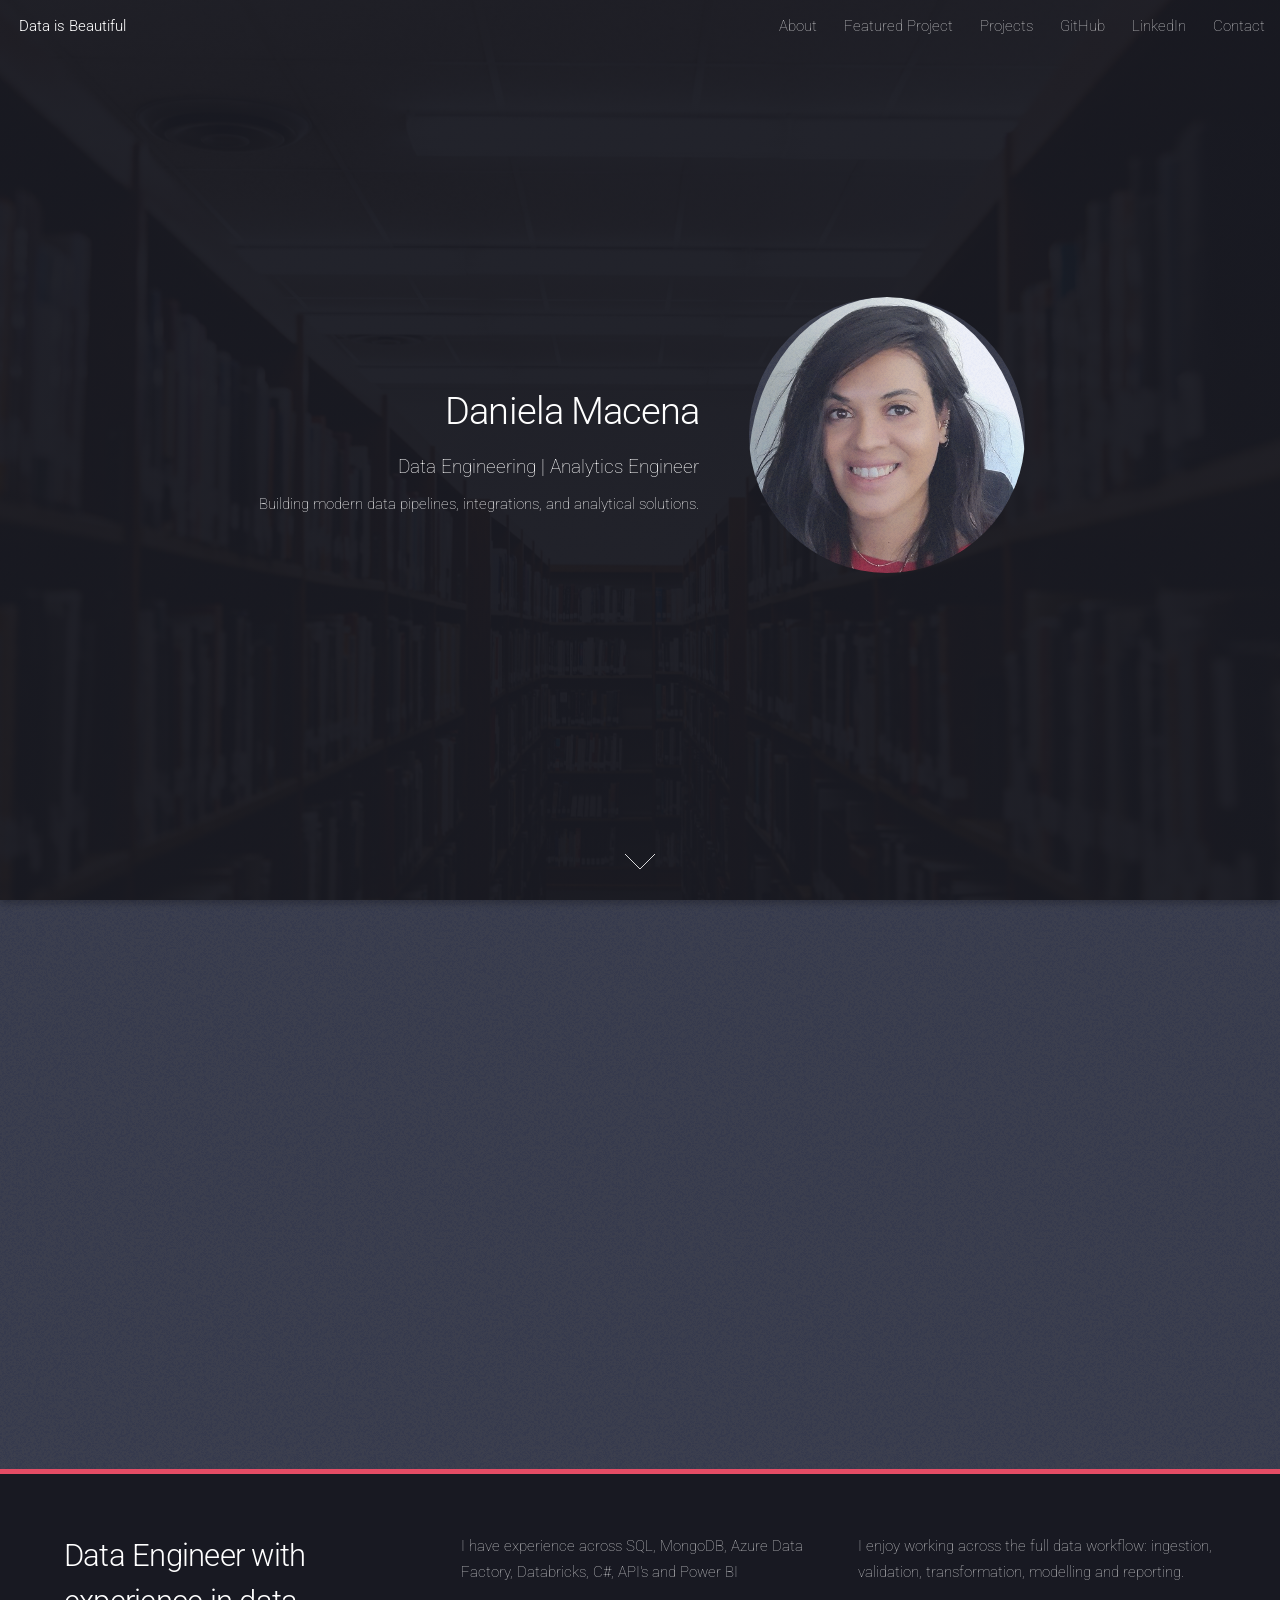
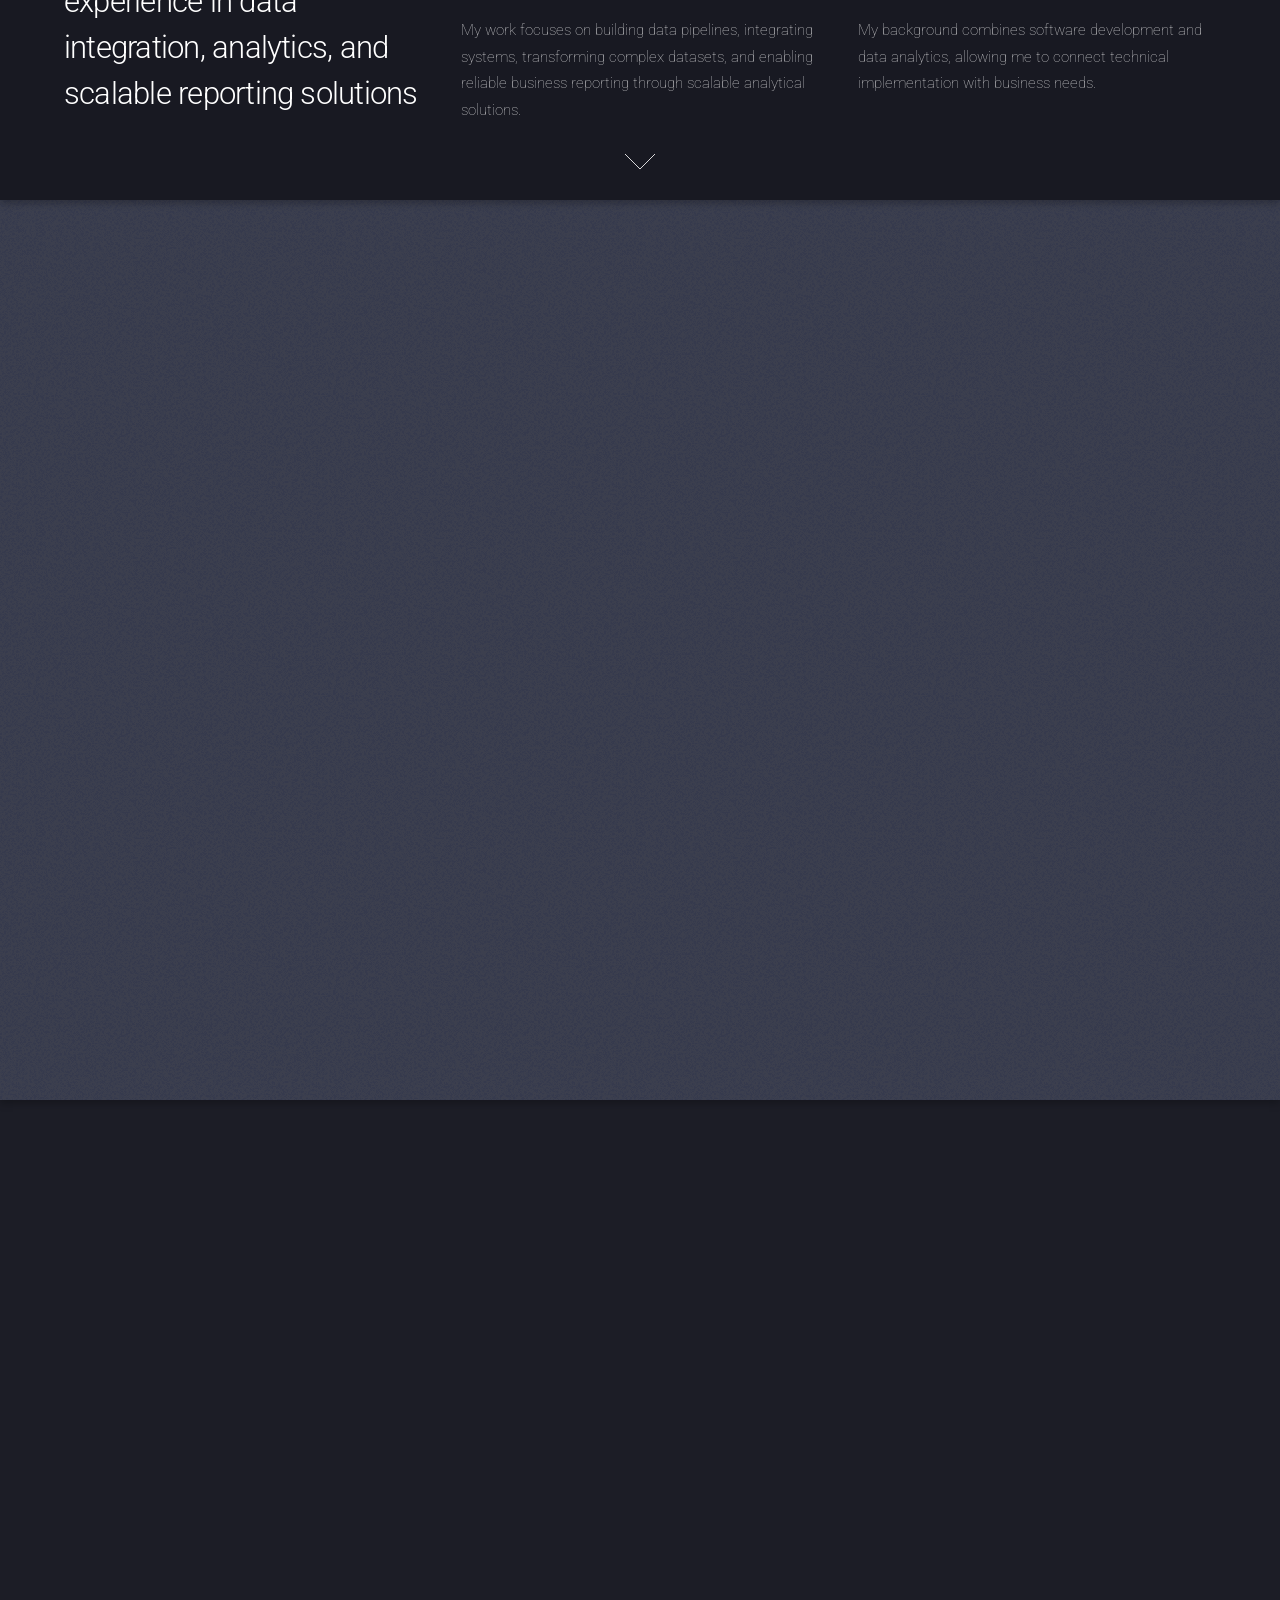
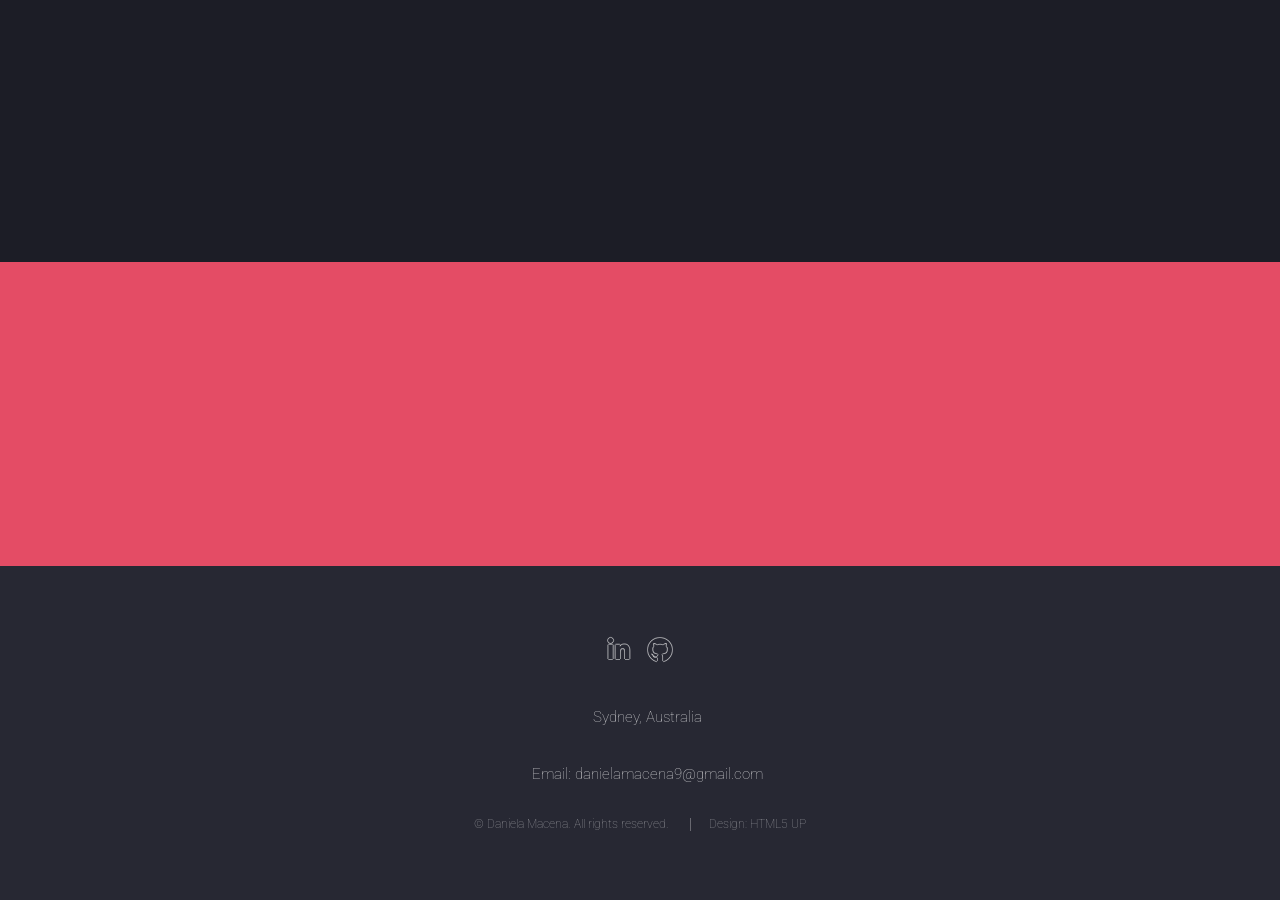
<file: index.html>
<!DOCTYPE HTML>
<html>
<head>
    <title>Daniela Macena | Analytics Engineer</title>
    <meta charset="utf-8" />
    <meta name="viewport" content="width=device-width, initial-scale=1, user-scalable=no" />

    <link rel="stylesheet" href="assets/css/main.css" />
    <noscript>
        <link rel="stylesheet" href="assets/css/noscript.css" />
    </noscript>
</head>

<body class="is-preload landing">

    <div id="page-wrapper">

        <!-- Header -->
        <header id="header">

            <h1 id="logo">
                <a href="index.html">Data is Beautiful</a>
            </h1>

            <nav id="nav">
                <ul>

                    <li><a href="#one">About</a></li>

                    <li><a href="#two">Featured Project</a></li>

                    <li><a href="#four">Projects</a></li>

                    <li>
                        <a href="https://github.com/danielamacena"
                           target="_blank">
                            GitHub
                        </a>
                    </li>

                    <li>
                        <a href="https://www.linkedin.com/in/danielamacena/"
                           target="_blank">
                            LinkedIn
                        </a>
                    </li>

                    <li><a href="#footer">Contact</a></li>

                </ul>
            </nav>

        </header>

        <!-- Banner -->
        <section id="banner">

            <div class="content">

                <header>

                    <h2>Daniela Macena</h2>

                    <p>
                       Data Engineering | Analytics Engineer
                    </p>

                    <p>
                        Building modern data pipelines, integrations,
                        and analytical solutions.
                    </p>

                </header>

                <span class="image fit">
                    <img src="images/Profile.jpg"
                         alt="Daniela Macena Portfolio" />
                </span>

            </div>

            <a href="#one" class="goto-next scrolly">
                Next
            </a>

        </section>

        <!-- About -->
        <section id="one" class="spotlight style1 bottom">

            <span class="image fit main">
                <img src="images/pic02.jpg" alt="" />
            </span>

            <div class="content">

                <div class="container">

                    <div class="row">

                        <div class="col-4 col-12-medium">

                            <header>

                                <h2>
                                    Data Engineer with experience
                                    in data integration, analytics,
                                    and scalable reporting solutions
                                </h2>

                            </header>

                        </div>

                        <div class="col-4 col-12-medium">

                            <p>
                                I have experience across SQL, MongoDB, Azure Data Factory, Databricks, C#, API's
                                and Power BI
                            </p>

                            <p>
                                My work focuses on building data pipelines,
                                integrating systems, transforming
                                complex datasets, and enabling reliable
                                business reporting through scalable
                                analytical solutions.
                            </p>

                        </div>

                        <div class="col-4 col-12-medium">

                            <p>
                                I enjoy working across the full data workflow:
                                ingestion, validation, transformation,
                                modelling and reporting.
                            </p>

                            <p>
                                My background combines software development
                                and data analytics, allowing me to connect
                                technical implementation with business needs.
                            </p>

                        </div>

                    </div>

                </div>

            </div>

            <a href="#two" class="goto-next scrolly">
                Next
            </a>

        </section>

<!-- Featured Project -->
<section id="two" class="spotlight style2 right">

    <span class="image fit main">
        <img src="images/SmartParkingJ.jpg"
             alt="Smart Parking Project" />
    </span>

    <div class="content">

        <header>
            <h2>
                Real-Time Smart Parking
            </h2>

            <p>
                Featured Project
            </p>
        </header>

        <p>
       End-to-end smart parking analytics solution using
       real-time API ingestion, historical occupancy tracking,
       medallion architecture, and analytical reporting.
        </p>

        <ul class="actions">
            <li>
                <a href="https://github.com/danielamacena/Real-Time_Smart-Parking"
                   class="button primary"
                   target="_blank">
                    View Project
                </a>
            </li>
        </ul>

    </div>

    <a href="#four" class="goto-next scrolly">
        Next
    </a>

</section>

        <!-- Data Engineering Projects -->
        <section id="four" class="wrapper style1 special fade-up">

            <div class="container">

                <header class="major">

                    <h2>
                        Data Engineering Projects
                    </h2>

                    <p>
                        Modern data pipelines, Lakehouse architecture,
                        cloud analytics and integration projects.
                    </p>

                </header>

                <div class="box alt">

                    <div class="row gtr-uniform">

                        <!-- Databricks -->
                        <section class="col-4 col-6-medium col-12-xsmall">

                            <span class="icon solid alt major fa-database"></span>

                            <h3>
                                Databricks Lakehouse Pipeline
                            </h3>

                            <p>
                                <strong>
                                    Databricks | PySpark | Delta Lake
                                </strong>
                            </p>

                            <p>
                                End-to-end Lakehouse pipeline built using
                                Bronze, Silver and Gold architecture,
                                incremental loading, data quality validation
                                and PySpark transformations.
                            </p>

                            <a href="https://github.com/danielamacena/Databricks-Marketing-Campaign"
                               class="button primary"
                               target="_blank">

                                View Project

                            </a>

                        </section>

                        <!-- Azure -->
                        <section class="col-4 col-6-medium col-12-xsmall">

                            <span class="icon solid alt major fa-cloud"></span>

                            <h3>
                                Azure Data Factory Pipeline
                            </h3>

                            <p>
                                <strong>
                                    Azure Data Factory | Azure SQL
                                </strong>
                            </p>

                            <p>
                                End-to-end marketing data pipeline using
                                Azure Data Factory and Azure SQL,
                                implementing layered Bronze, Silver and Gold
                                architecture with data quality monitoring.
                            </p>

                            <a href="https://github.com/danielamacena/AzureDataFactory-Marketing-Pipeline"
                               class="button primary"
                               target="_blank">

                                View Project

                            </a>

                        </section>

                        <!-- GitHub -->
                        <section class="col-4 col-6-medium col-12-xsmall">

                            <span class="icon brands alt major fa-github"></span>

                            <h3>
                                Data Engineering Repository
                            </h3>

                            <p>
                                <strong>
                                    SQL | APIs | Cloud | Analytics
                                </strong>
                            </p>

                            <p>
                                Collection of data engineering,
                                analytics and integration projects focused on
                                cloud platforms, SQL, APIs,
                                data modelling and scalable
                                analytical architectures.
                            </p>

                            <a href="https://github.com/danielamacena?tab=repositories"
                               class="button primary"
                               target="_blank">

                                View GitHub

                            </a>

                        </section>

                    </div>

                </div>

            </div>

        </section>

        <!-- Earlier Projects -->
        <section id="five" class="wrapper style2 special fade">

            <div class="container">

                <header>

                    <h2>
                        Earlier Analytics Projects
                    </h2>

                    <p>
                        Earlier projects focused on data analysis,
                        storytelling, dashboarding and analytics
                        for decision-making.
                    </p>

                </header>

                <ul class="actions special">

                    <li>

                        <a href="earlier-projects.html"
                           class="button primary">

                            View Older Projects

                        </a>

                    </li>

                </ul>

            </div>

        </section>

        <!-- Footer -->
        <footer id="footer">

            <ul class="icons">

                <li>

                    <a href="https://www.linkedin.com/in/danielamacena/"
                       class="icon brands alt fa-linkedin-in"
                       target="_blank">

                        <span class="label">
                            LinkedIn
                        </span>

                    </a>

                </li>

                <li>

                    <a href="https://github.com/danielamacena"
                       class="icon brands alt fa-github"
                       target="_blank">

                        <span class="label">
                            GitHub
                        </span>

                    </a>

                </li>

            </ul>

            <ul>
                Sydney, Australia
            </ul>

            <ul>
                Email: danielamacena9@gmail.com
            </ul>

            <ul class="copyright">

                <li>
                    &copy; Daniela Macena. All rights reserved.
                </li>

                <li>
                    Design: HTML5 UP
                </li>

            </ul>

        </footer>

    </div>

    <!-- Scripts -->
    <script src="assets/js/jquery.min.js"></script>
    <script src="assets/js/jquery.scrolly.min.js"></script>
    <script src="assets/js/jquery.dropotron.min.js"></script>
    <script src="assets/js/jquery.scrollex.min.js"></script>
    <script src="assets/js/browser.min.js"></script>
    <script src="assets/js/breakpoints.min.js"></script>
    <script src="assets/js/util.js"></script>
    <script src="assets/js/main.js"></script>

</body>
</html>
</file>
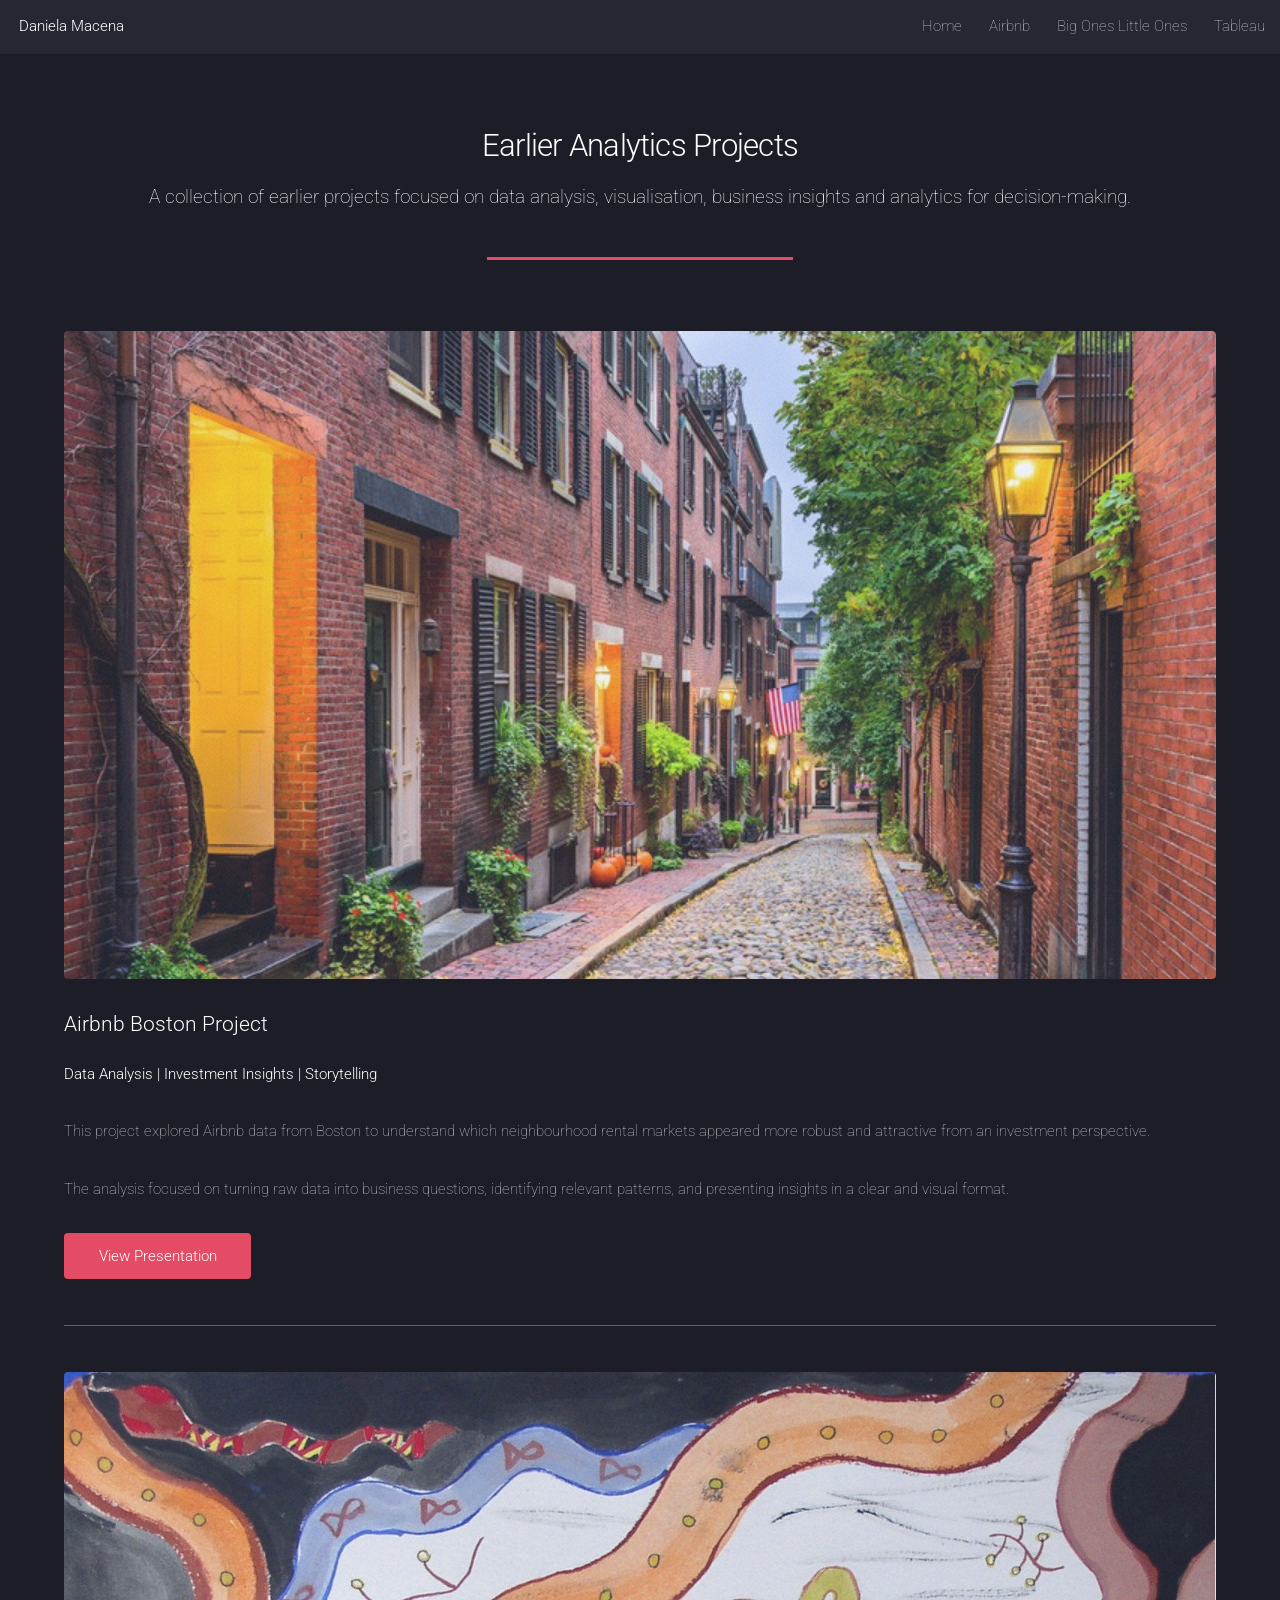
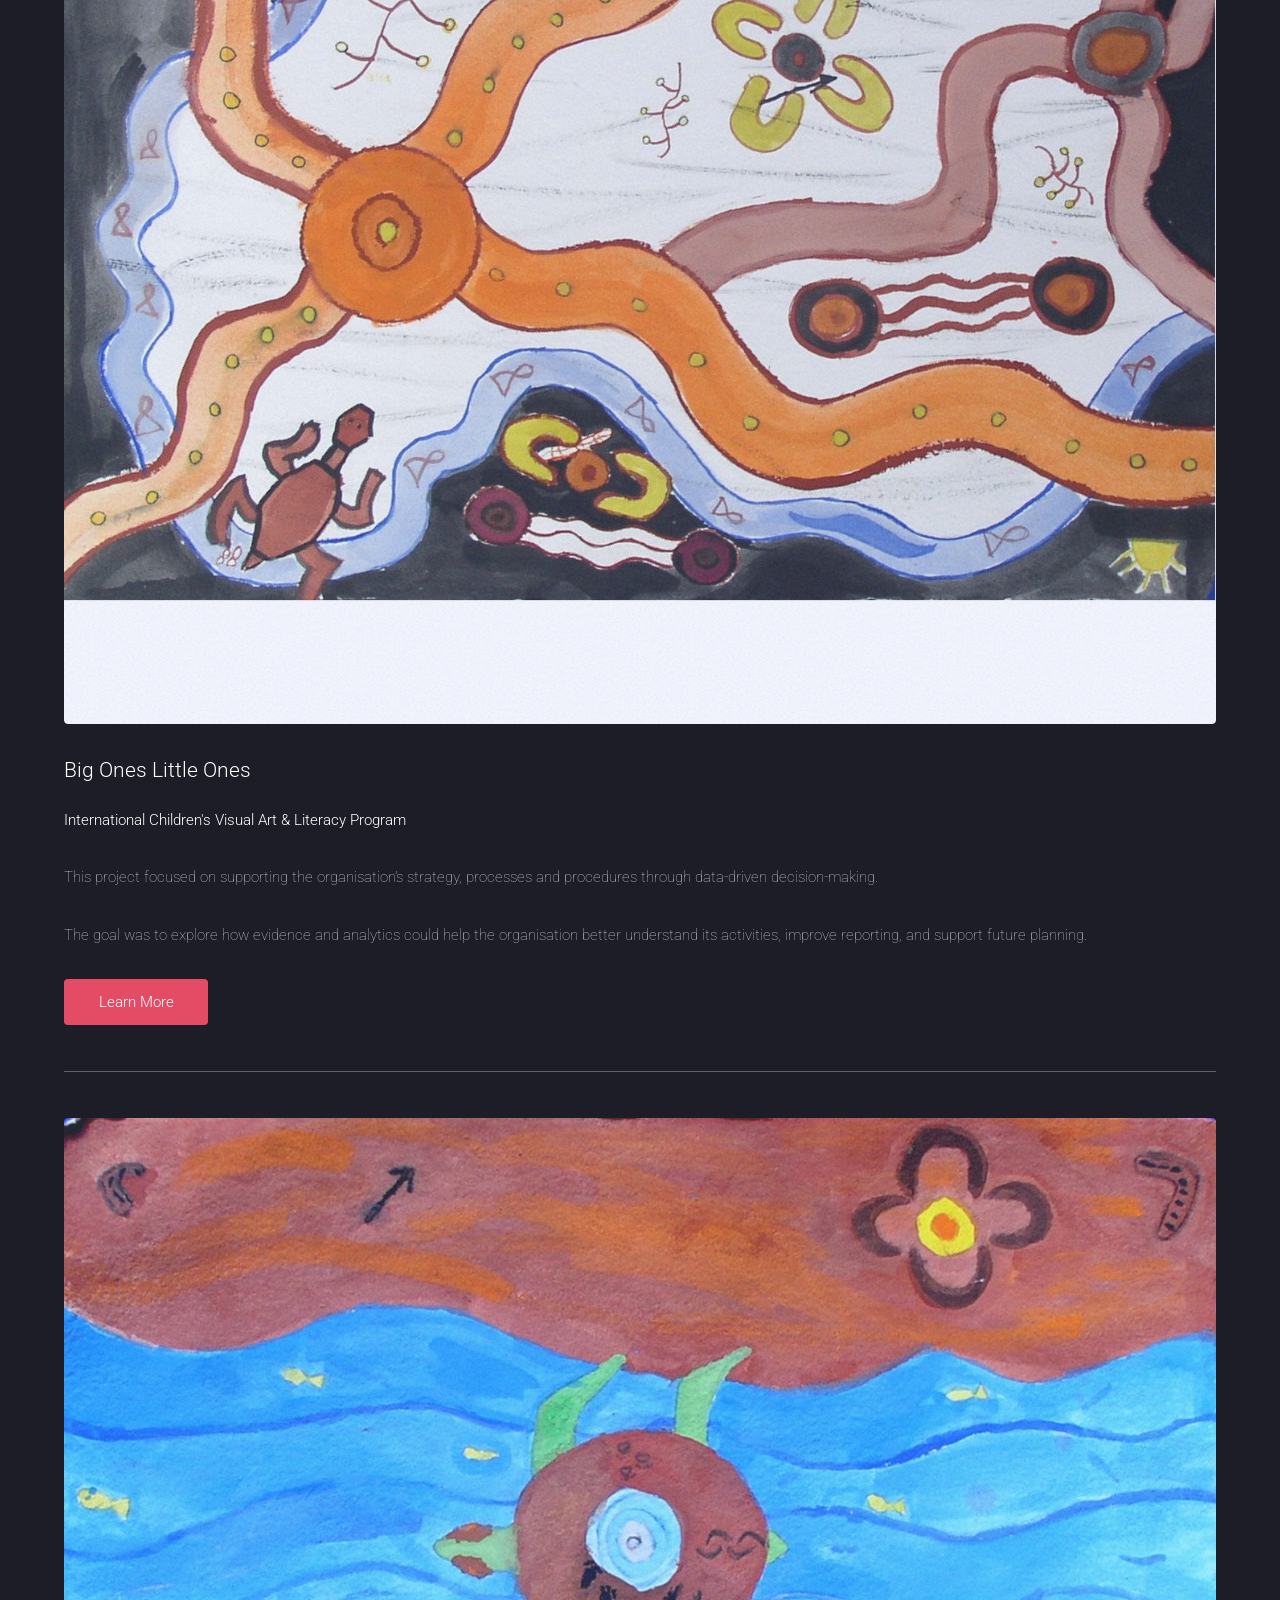
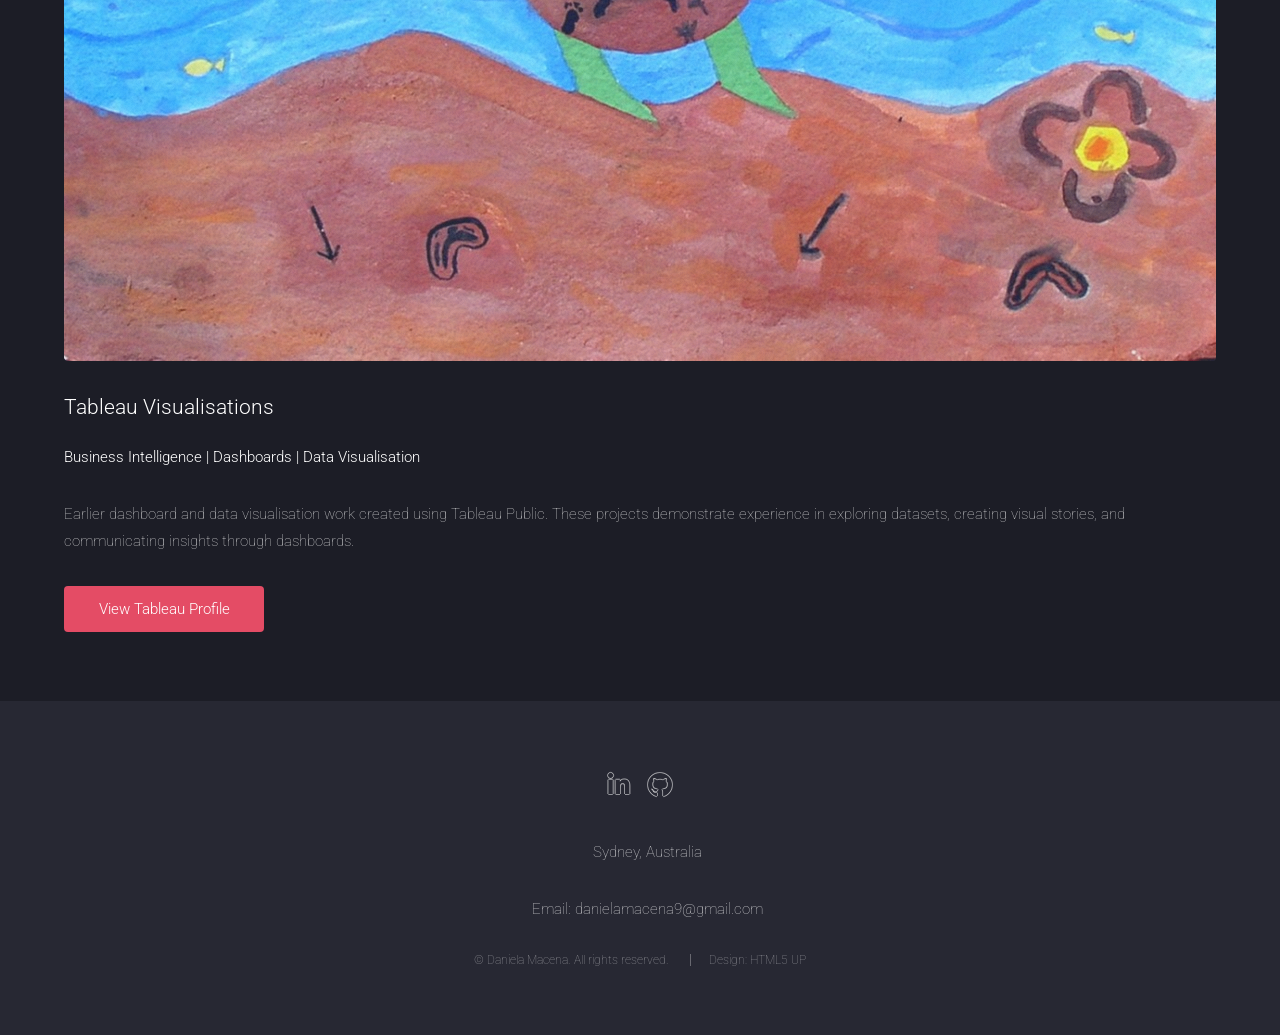
<file: earlier-projects.html>
<!DOCTYPE HTML>
<html>
<head>
    <title>Earlier Analytics Projects | Daniela Macena</title>
    <meta charset="utf-8" />
    <meta name="viewport" content="width=device-width, initial-scale=1, user-scalable=no" />
    <link rel="stylesheet" href="assets/css/main.css" />
    <noscript><link rel="stylesheet" href="assets/css/noscript.css" /></noscript>
</head>

<body class="is-preload">
    <div id="page-wrapper">

        <!-- Header -->
        <header id="header">
            <h1 id="logo"><a href="index.html">Daniela Macena</a></h1>
            <nav id="nav">
                <ul>
                    <li><a href="index.html">Home</a></li>
                    <li><a href="#airbnb">Airbnb</a></li>
                    <li><a href="#bigones">Big Ones Little Ones</a></li>
                    <li><a href="#tableau">Tableau</a></li>
                </ul>
            </nav>
        </header>

        <!-- Main -->
        <div id="main" class="wrapper style1">
            <div class="container">

                <header class="major">
                    <h2>Earlier Analytics Projects</h2>
                    <p>
                        A collection of earlier projects focused on data analysis, visualisation,
                        business insights and analytics for decision-making.
                    </p>
                </header>

                <!-- Airbnb Project -->
                <section id="airbnb">
                    <a href="#" class="image fit">
                        <img src="images/pic03.jpg" alt="Airbnb Boston Project" />
                    </a>

                    <h3>Airbnb Boston Project</h3>
                    <p><strong>Data Analysis | Investment Insights | Storytelling</strong></p>

                    <p>
                        This project explored Airbnb data from Boston to understand which neighbourhood rental markets
                        appeared more robust and attractive from an investment perspective.
                    </p>

                    <p>
                        The analysis focused on turning raw data into business questions, identifying relevant patterns,
                        and presenting insights in a clear and visual format.
                    </p>

                    <ul class="actions">
                        <li>
                            <a href="https://prezi.com/view/4yZ2JhXWvivRD7HH5tl9/" class="button primary">
                                View Presentation
                            </a>
                        </li>
                    </ul>
                </section>

                <hr />

                <!-- Big Ones Little Ones -->
                <section id="bigones">
                    <a href="#" class="image fit">
                        <img src="images/pic04.jpg" alt="Big Ones Little Ones Project" />
                    </a>

                    <h3>Big Ones Little Ones</h3>
                    <p><strong>International Children's Visual Art & Literacy Program</strong></p>

                    <p>
                        This project focused on supporting the organisation’s strategy, processes and procedures
                        through data-driven decision-making.
                    </p>

                    <p>
                        The goal was to explore how evidence and analytics could help the organisation better understand
                        its activities, improve reporting, and support future planning.
                    </p>

                    <ul class="actions">
                        <li>
                            <a href="right-sidebar.html" class="button primary">
                                Learn More
                            </a>
                        </li>
                    </ul>
                </section>

                <hr />

                <!-- Tableau -->
                <section id="tableau">
                    <a href="#" class="image fit">
                        <img src="images/pic07.jpg" alt="Tableau Visualisations" />
                    </a>

                    <h3>Tableau Visualisations</h3>
                    <p><strong>Business Intelligence | Dashboards | Data Visualisation</strong></p>

                    <p>
                        Earlier dashboard and data visualisation work created using Tableau Public.
                        These projects demonstrate experience in exploring datasets, creating visual stories,
                        and communicating insights through dashboards.
                    </p>

                    <ul class="actions">
                        <li>
                            <a href="https://public.tableau.com/profile/daniela.macena#!/" class="button primary">
                                View Tableau Profile
                            </a>
                        </li>
                    </ul>
                </section>

            </div>
        </div>

        <!-- Footer -->
        <footer id="footer">
            <ul class="icons">
                <li>
                    <a href="https://www.linkedin.com/in/danielamacena/" class="icon brands alt fa-linkedin-in">
                        <span class="label">LinkedIn</span>
                    </a>
                </li>

                <li>
                    <a href="https://github.com/danielamacena" class="icon brands alt fa-github">
                        <span class="label">GitHub</span>
                    </a>
                </li>
            </ul>

            <ul>
                Sydney, Australia
            </ul>

            <ul>
                Email: danielamacena9@gmail.com
            </ul>

            <ul class="copyright">
                <li>&copy; Daniela Macena. All rights reserved.</li>
                <li>Design: HTML5 UP</li>
            </ul>
        </footer>

    </div>

    <!-- Scripts -->
    <script src="assets/js/jquery.min.js"></script>
    <script src="assets/js/jquery.scrolly.min.js"></script>
    <script src="assets/js/jquery.dropotron.min.js"></script>
    <script src="assets/js/jquery.scrollex.min.js"></script>
    <script src="assets/js/browser.min.js"></script>
    <script src="assets/js/breakpoints.min.js"></script>
    <script src="assets/js/util.js"></script>
    <script src="assets/js/main.js"></script>

</body>
</html>
</file>
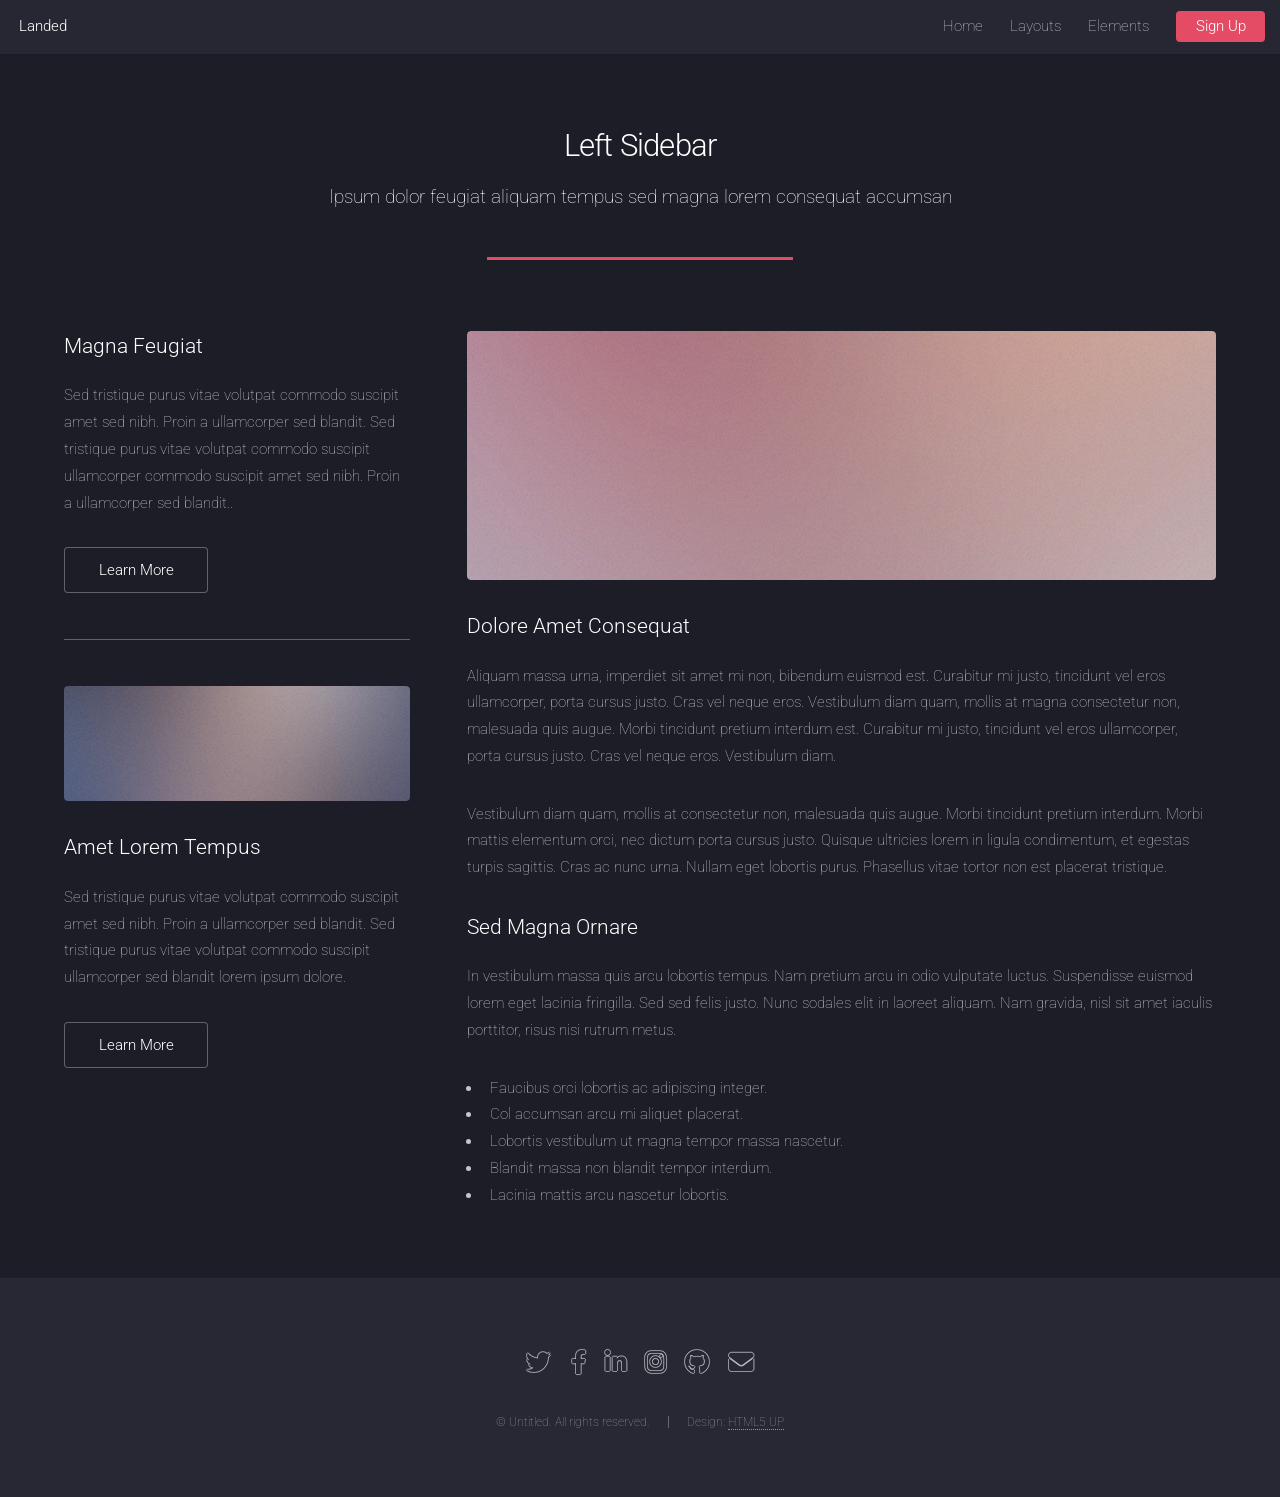
<file: left-sidebar.html>
<!DOCTYPE HTML>
<!--
	Landed by HTML5 UP
	html5up.net | @ajlkn
	Free for personal and commercial use under the CCA 3.0 license (html5up.net/license)
-->
<html>
	<head>
		<title>Left Sidebar - Landed by HTML5 UP</title>
		<meta charset="utf-8" />
		<meta name="viewport" content="width=device-width, initial-scale=1, user-scalable=no" />
		<link rel="stylesheet" href="assets/css/main.css" />
		<noscript><link rel="stylesheet" href="assets/css/noscript.css" /></noscript>
	</head>
	<body class="is-preload">
		<div id="page-wrapper">

			<!-- Header -->
				<header id="header">
					<h1 id="logo"><a href="index.html">Landed</a></h1>
					<nav id="nav">
						<ul>
							<li><a href="index.html">Home</a></li>
							<li>
								<a href="#">Layouts</a>
								<ul>
									<li><a href="left-sidebar.html">Left Sidebar</a></li>
									<li><a href="right-sidebar.html">Right Sidebar</a></li>
									<li><a href="no-sidebar.html">No Sidebar</a></li>
									<li>
										<a href="#">Submenu</a>
										<ul>
											<li><a href="#">Option 1</a></li>
											<li><a href="#">Option 2</a></li>
											<li><a href="#">Option 3</a></li>
											<li><a href="#">Option 4</a></li>
										</ul>
									</li>
								</ul>
							</li>
							<li><a href="elements.html">Elements</a></li>
							<li><a href="#" class="button primary">Sign Up</a></li>
						</ul>
					</nav>
				</header>

			<!-- Main -->
				<div id="main" class="wrapper style1">
					<div class="container">
						<header class="major">
							<h2>Left Sidebar</h2>
							<p>Ipsum dolor feugiat aliquam tempus sed magna lorem consequat accumsan</p>
						</header>
						<div class="row gtr-150">
							<div class="col-4 col-12-medium">

								<!-- Sidebar -->
									<section id="sidebar">
										<section>
											<h3>Magna Feugiat</h3>
											<p>Sed tristique purus vitae volutpat commodo suscipit amet sed nibh. Proin a ullamcorper sed blandit. Sed tristique purus vitae volutpat commodo suscipit ullamcorper commodo suscipit amet sed nibh. Proin a ullamcorper sed blandit..</p>
											<footer>
												<ul class="actions">
													<li><a href="#" class="button">Learn More</a></li>
												</ul>
											</footer>
										</section>
										<hr />
										<section>
											<a href="#" class="image fit"><img src="images/pic06.jpg" alt="" /></a>
											<h3>Amet Lorem Tempus</h3>
											<p>Sed tristique purus vitae volutpat commodo suscipit amet sed nibh. Proin a ullamcorper sed blandit. Sed tristique purus vitae volutpat commodo suscipit ullamcorper sed blandit lorem ipsum dolore.</p>
											<footer>
												<ul class="actions">
													<li><a href="#" class="button">Learn More</a></li>
												</ul>
											</footer>
										</section>
									</section>

							</div>
							<div class="col-8 col-12-medium imp-medium">

								<!-- Content -->
									<section id="content">
										<a href="#" class="image fit"><img src="images/pic05.jpg" alt="" /></a>
										<h3>Dolore Amet Consequat</h3>
										<p>Aliquam massa urna, imperdiet sit amet mi non, bibendum euismod est. Curabitur mi justo, tincidunt vel eros ullamcorper, porta cursus justo. Cras vel neque eros. Vestibulum diam quam, mollis at magna consectetur non, malesuada quis augue. Morbi tincidunt pretium interdum est. Curabitur mi justo, tincidunt vel eros ullamcorper, porta cursus justo. Cras vel neque eros. Vestibulum diam.</p>
										<p>Vestibulum diam quam, mollis at consectetur non, malesuada quis augue. Morbi tincidunt pretium interdum. Morbi mattis elementum orci, nec dictum porta cursus justo. Quisque ultricies lorem in ligula condimentum, et egestas turpis sagittis. Cras ac nunc urna. Nullam eget lobortis purus. Phasellus vitae tortor non est placerat tristique.</p>
										<h3>Sed Magna Ornare</h3>
										<p>In vestibulum massa quis arcu lobortis tempus. Nam pretium arcu in odio vulputate luctus. Suspendisse euismod lorem eget lacinia fringilla. Sed sed felis justo. Nunc sodales elit in laoreet aliquam. Nam gravida, nisl sit amet iaculis porttitor, risus nisi rutrum metus.</p>
										<ul>
											<li>Faucibus orci lobortis ac adipiscing integer.</li>
											<li>Col accumsan arcu mi aliquet placerat.</li>
											<li>Lobortis vestibulum ut magna tempor massa nascetur.</li>
											<li>Blandit massa non blandit tempor interdum.</li>
											<li>Lacinia mattis arcu nascetur lobortis.</li>
										</ul>
									</section>

							</div>
						</div>
					</div>
				</div>

			<!-- Footer -->
				<footer id="footer">
					<ul class="icons">
						<li><a href="#" class="icon brands alt fa-twitter"><span class="label">Twitter</span></a></li>
						<li><a href="#" class="icon brands alt fa-facebook-f"><span class="label">Facebook</span></a></li>
						<li><a href="#" class="icon brands alt fa-linkedin-in"><span class="label">LinkedIn</span></a></li>
						<li><a href="#" class="icon brands alt fa-instagram"><span class="label">Instagram</span></a></li>
						<li><a href="#" class="icon brands alt fa-github"><span class="label">GitHub</span></a></li>
						<li><a href="#" class="icon solid alt fa-envelope"><span class="label">Email</span></a></li>
					</ul>
					<ul class="copyright">
						<li>&copy; Untitled. All rights reserved.</li><li>Design: <a href="http://html5up.net">HTML5 UP</a></li>
					</ul>
				</footer>

		</div>

		<!-- Scripts -->
			<script src="assets/js/jquery.min.js"></script>
			<script src="assets/js/jquery.scrolly.min.js"></script>
			<script src="assets/js/jquery.dropotron.min.js"></script>
			<script src="assets/js/jquery.scrollex.min.js"></script>
			<script src="assets/js/browser.min.js"></script>
			<script src="assets/js/breakpoints.min.js"></script>
			<script src="assets/js/util.js"></script>
			<script src="assets/js/main.js"></script>

	</body>
</html>
</file>
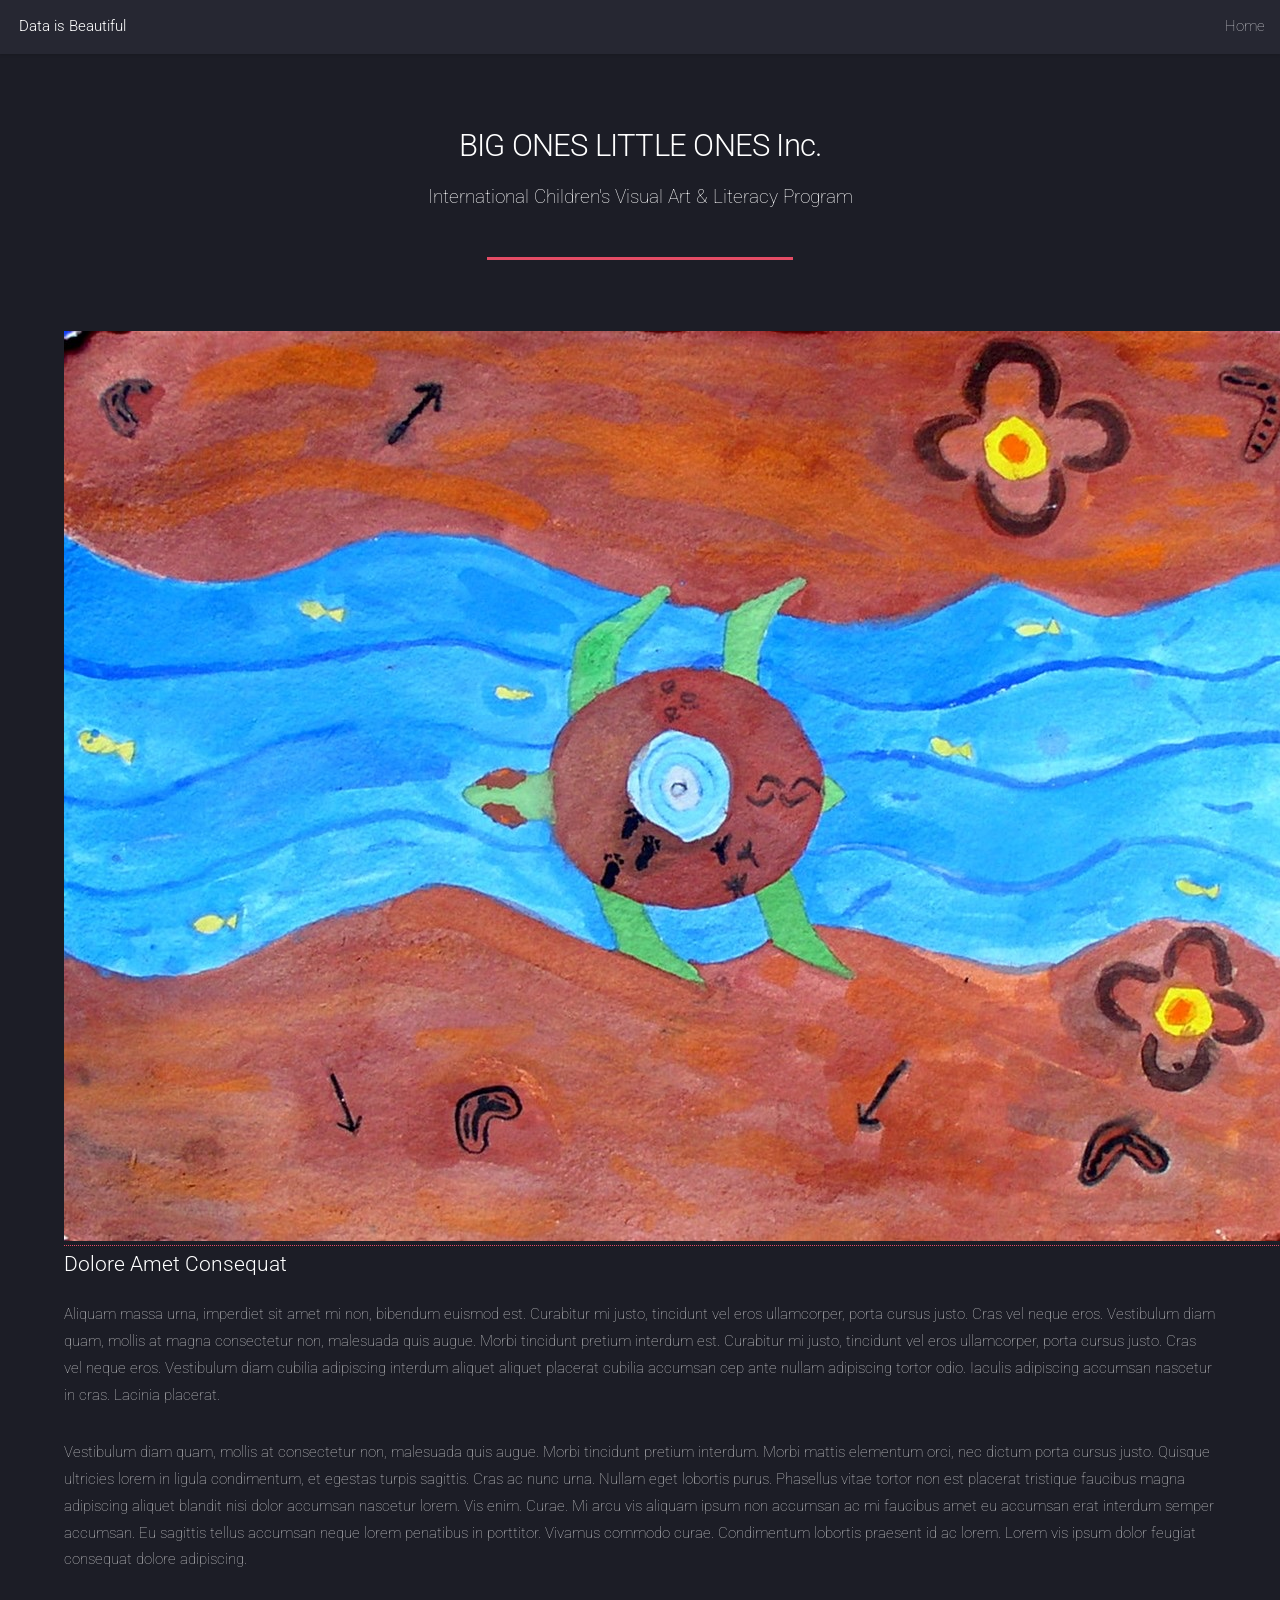
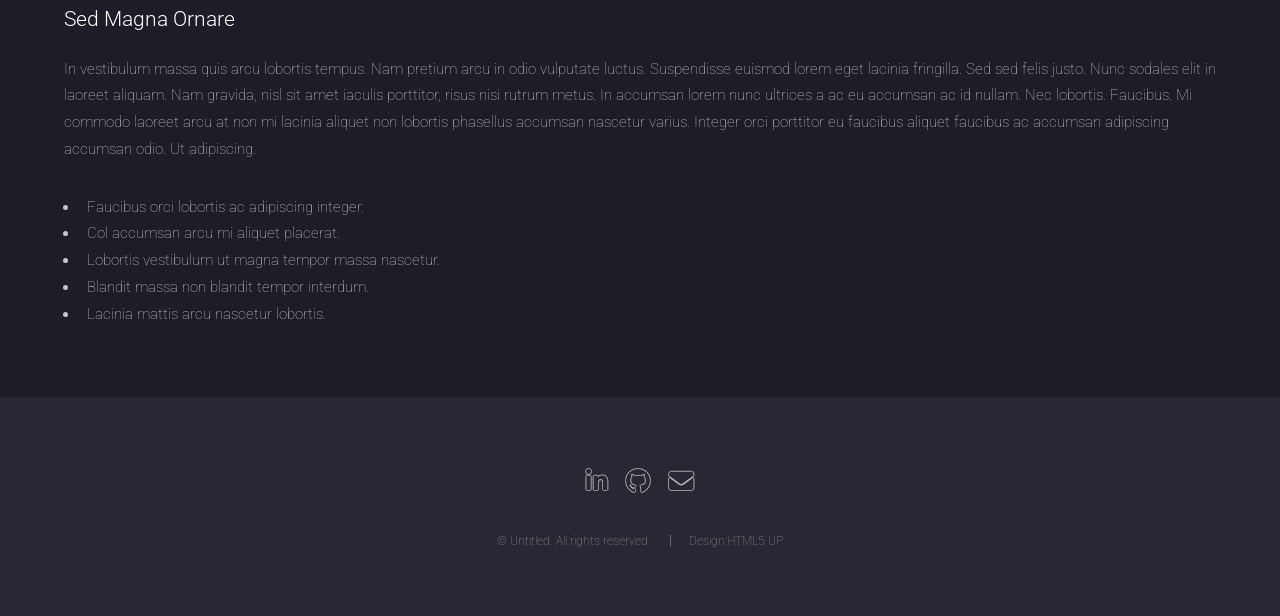
<file: no-sidebar.html>
﻿<!DOCTYPE HTML>
<!--
	Landed by HTML5 UP
	html5up.net | @ajlkn
	Free for personal and commercial use under the CCA 3.0 license (html5up.net/license)
-->
<html>
	<head>
		<title>No Sidebar - Landed by HTML5 UP</title>
		<meta charset="utf-8" />
		<meta name="viewport" content="width=device-width, initial-scale=1, user-scalable=no" />
		<link rel="stylesheet" href="assets/css/main.css" />
		<noscript><link rel="stylesheet" href="assets/css/noscript.css" /></noscript>
	</head>
	<body class="is-preload">
		<div id="page-wrapper">

			<!-- Header -->
				<header id="header">
					<h1 id="logo"><a href="index.html">Data is Beautiful</a></h1>
					<nav id="nav">
						<ul>
							<li><a href="index.html">Home</a></li>
							
							
						</ul>
					</nav>
				</header>

			<!-- Main -->
				<div id="main" class="wrapper style1">
					<div class="container">
						<header class="major">
							<h2>BIG ONES LITTLE ONES Inc.</h2>
                            <p>International Children's Visual Art & Literacy Program</p>
						</header>

						<!-- Content -->
							<section id="content">
								<a href="#"><img src="images/pic07.jpg" alt="" /></a>
								<h3>Dolore Amet Consequat</h3>
								<p>Aliquam massa urna, imperdiet sit amet mi non, bibendum euismod est. Curabitur mi justo, tincidunt vel eros ullamcorper, porta cursus justo. Cras vel neque eros. Vestibulum diam quam, mollis at magna consectetur non, malesuada quis augue. Morbi tincidunt pretium interdum est. Curabitur mi justo, tincidunt vel eros ullamcorper, porta cursus justo. Cras vel neque eros. Vestibulum diam cubilia adipiscing interdum aliquet aliquet placerat cubilia accumsan cep ante nullam adipiscing tortor odio. Iaculis adipiscing accumsan nascetur in cras. Lacinia placerat.</p>
								<p>Vestibulum diam quam, mollis at consectetur non, malesuada quis augue. Morbi tincidunt pretium interdum. Morbi mattis elementum orci, nec dictum porta cursus justo. Quisque ultricies lorem in ligula condimentum, et egestas turpis sagittis. Cras ac nunc urna. Nullam eget lobortis purus. Phasellus vitae tortor non est placerat tristique faucibus magna adipiscing aliquet blandit nisi dolor accumsan nascetur lorem. Vis enim. Curae. Mi arcu vis aliquam ipsum non accumsan ac mi faucibus amet eu accumsan erat interdum semper accumsan. Eu sagittis tellus accumsan neque lorem penatibus in porttitor. Vivamus commodo curae. Condimentum lobortis praesent id ac lorem. Lorem vis ipsum dolor feugiat consequat dolore adipiscing.</p>
								<h3>Sed Magna Ornare</h3>
								<p>In vestibulum massa quis arcu lobortis tempus. Nam pretium arcu in odio vulputate luctus. Suspendisse euismod lorem eget lacinia fringilla. Sed sed felis justo. Nunc sodales elit in laoreet aliquam. Nam gravida, nisl sit amet iaculis porttitor, risus nisi rutrum metus. In accumsan lorem nunc ultrices a ac eu accumsan ac id nullam. Nec lobortis. Faucibus. Mi commodo laoreet arcu at non mi lacinia aliquet non lobortis phasellus accumsan nascetur varius. Integer orci porttitor eu faucibus aliquet faucibus ac accumsan adipiscing accumsan odio. Ut adipiscing.</p>
								<ul>
									<li>Faucibus orci lobortis ac adipiscing integer.</li>
									<li>Col accumsan arcu mi aliquet placerat.</li>
									<li>Lobortis vestibulum ut magna tempor massa nascetur.</li>
									<li>Blandit massa non blandit tempor interdum.</li>
									<li>Lacinia mattis arcu nascetur lobortis.</li>
								</ul>
							</section>

					</div>
				</div>

			<!-- Footer -->
				<footer id="footer">
					<ul class="icons">
						
						<li><a href="#" class="icon brands alt fa-linkedin-in"><span class="label">LinkedIn</span></a></li>
						<li><a href="#" class="icon brands alt fa-github"><span class="label">GitHub</span></a></li>
						<li><a href="#" class="icon solid alt fa-envelope"><span class="label">Email</span></a></li>
					</ul>
					<ul class="copyright">
						<li>&copy; Untitled. All rights reserved.</li><li>Design:HTML5 UP</li>
					</ul>
				</footer>

		</div>

		<!-- Scripts -->
			<script src="assets/js/jquery.min.js"></script>
			<script src="assets/js/jquery.scrolly.min.js"></script>
			<script src="assets/js/jquery.dropotron.min.js"></script>
			<script src="assets/js/jquery.scrollex.min.js"></script>
			<script src="assets/js/browser.min.js"></script>
			<script src="assets/js/breakpoints.min.js"></script>
			<script src="assets/js/util.js"></script>
			<script src="assets/js/main.js"></script>

	</body>
</html>
</file>
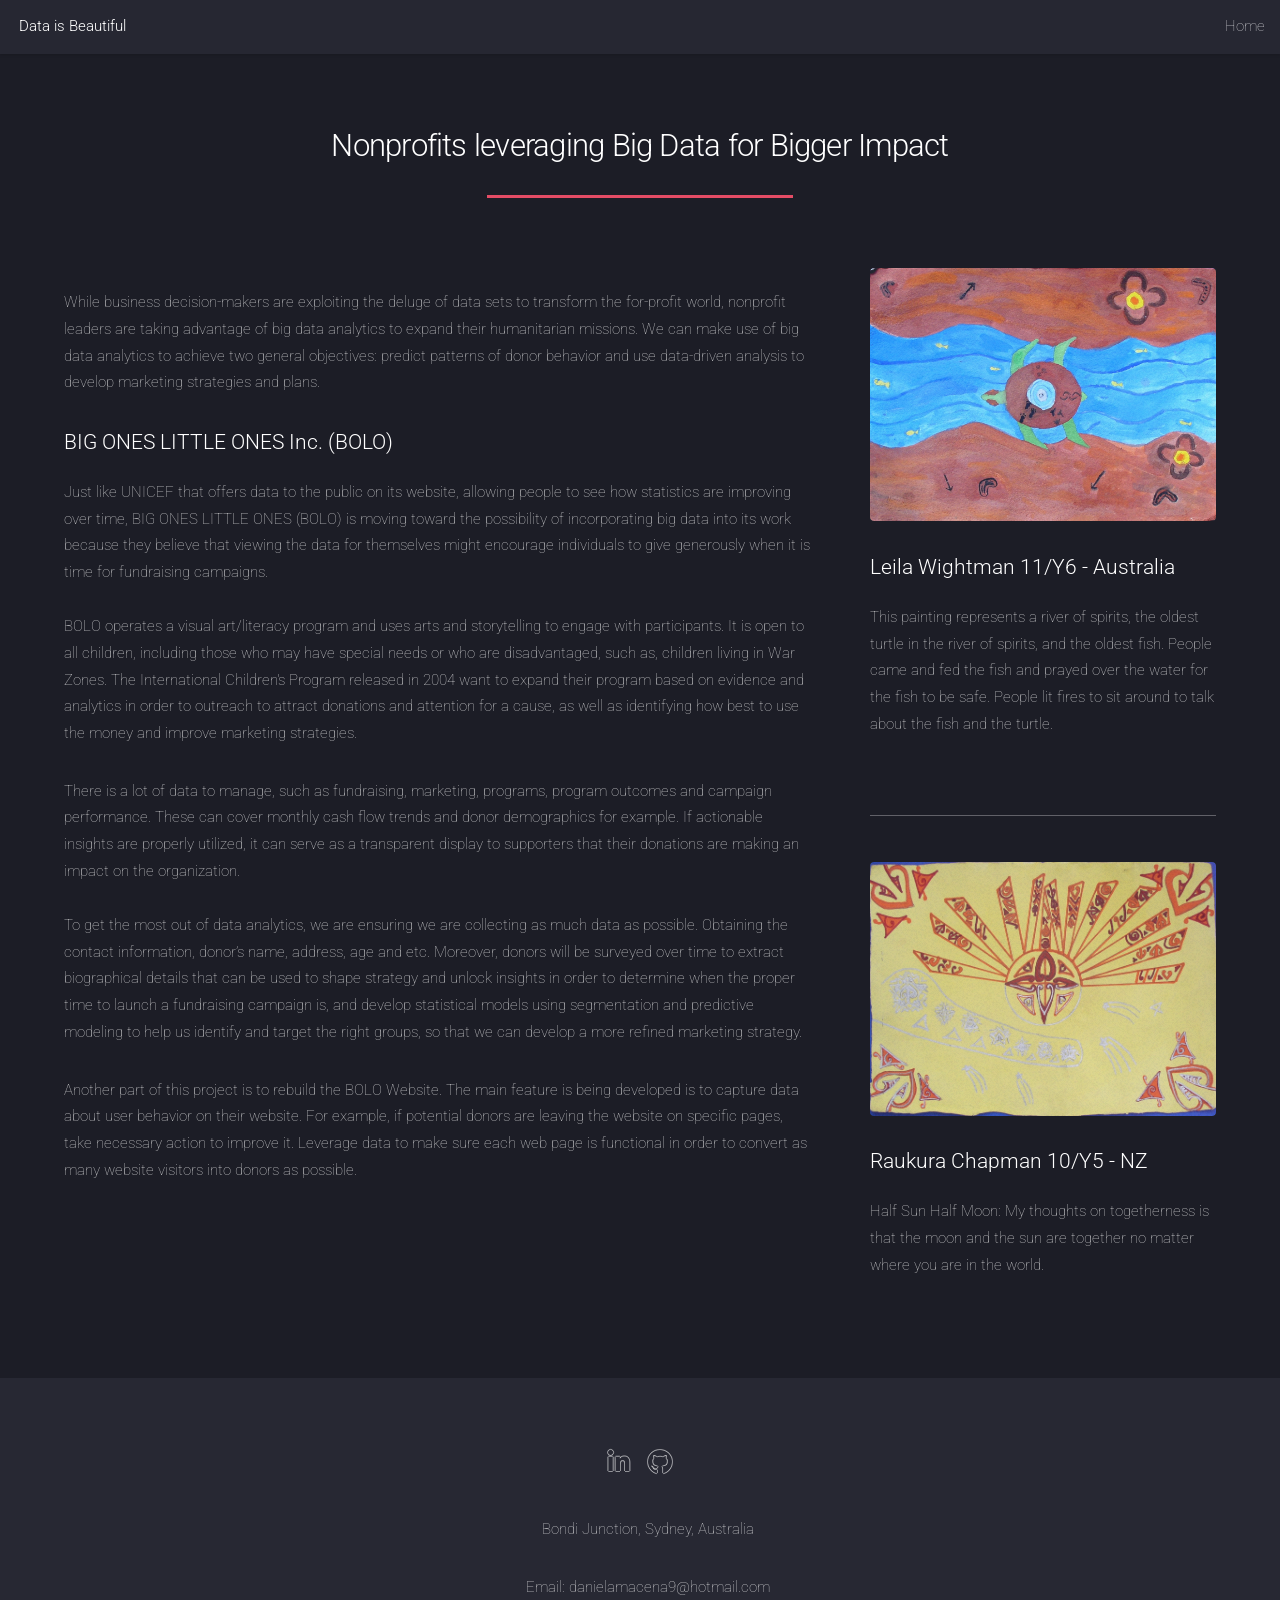
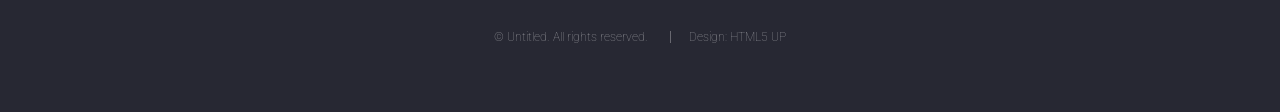
<file: right-sidebar.html>
﻿<!DOCTYPE HTML>



<!--
	Landed by HTML5 UP
	html5up.net | @ajlkn
	Free for personal and commercial use under the CCA 3.0 license (html5up.net/license)
-->
<html>
	<head>


<!-- Global site tag (gtag.js) - Google Analytics -->
<script async src="https://www.googletagmanager.com/gtag/js?id=UA-177239603-1"></script>
<script>
  window.dataLayer = window.dataLayer || [];
  function gtag(){dataLayer.push(arguments);}
  gtag('js', new Date());

  gtag('config', 'UA-177239603-1');
</script>


		<title>Right Sidebar - Landed by HTML5 UP</title>
		<meta charset="utf-8" />
		<meta name="viewport" content="width=device-width, initial-scale=1, user-scalable=no" />
		<link rel="stylesheet" href="assets/css/main.css" />
		<noscript><link rel="stylesheet" href="assets/css/noscript.css" /></noscript>
	</head>
	<body class="is-preload">
		<div id="page-wrapper">

			<!-- Header -->
				<header id="header">
					<h1 id="logo"><a href="index.html">Data is Beautiful</a></h1>
					<nav id="nav">
						<ul>
							<li><a href="index.html">Home</a></li>
														
						</ul>
					</nav>
				</header>

			<!-- Main -->
				<div id="main" class="wrapper style1">
					<div class="container">
						<header class="major">
                            <h2>Nonprofits leveraging Big Data for Bigger Impact</h2>
                            <p></p>
						</header>
						<div class="row gtr-150">
							<div class="col-8 col-12-medium">

								<!-- Content -->
                                <section id="content">
                                    <h3></h3>
                                    <p>
                                        While business decision-makers are exploiting the deluge of data sets to transform the for-profit world, nonprofit leaders are taking advantage of big data analytics to expand their humanitarian missions.
                                        We can make use of big data analytics to achieve two general objectives: predict patterns of donor behavior and use data-driven analysis to develop marketing strategies and plans.
                                                                            </p>

                                    <h3>BIG ONES LITTLE ONES Inc. (BOLO)</h3>

                                    <p>
                                        Just like UNICEF that offers data to the public on its website, allowing people to see how statistics are improving over time, BIG ONES LITTLE ONES (BOLO) is moving toward the possibility of incorporating big data into its work because they believe that viewing the data for themselves might encourage individuals to give generously when it is time for fundraising campaigns.
                                        <br />
                                        <br />
                                        BOLO operates a visual art/literacy program and uses arts and storytelling to engage with participants. It is open to all children, including those who may have special needs or who are disadvantaged, such as, children living in War Zones.

                                        The International Children's Program released in 2004 want to expand their program based on evidence and analytics in order to outreach to attract donations and attention for a cause, as well as identifying how best to use the money and improve marketing strategies.



                                    </p>
                                    <p>
                                        There is a lot of data to manage, such as fundraising, marketing, programs, program outcomes and campaign performance. These can cover monthly cash flow trends and donor demographics for example. If actionable insights are properly utilized, it can serve as a transparent display to supporters that their donations are making an impact on the organization.

                                        <br /> <br />To get the most out of data analytics, we are ensuring we are collecting as much data as possible. Obtaining the contact information, donor’s name, address, age and etc.
                                        Moreover, donors will be surveyed over time to extract biographical details that can be used to shape strategy and unlock insights in order to determine when the proper time to launch a fundraising campaign is, and develop statistical models using segmentation and predictive modeling to help us identify and target the right groups, so that we can develop a more refined marketing strategy.  

                                    </p>

                                    <p>

                                        Another part of this project is to rebuild the BOLO Website. The main feature is being developed is to capture data about user behavior on their website. For example, if potential donors are leaving the website on specific pages, take necessary action to improve it. Leverage data to make sure each web page is functional in order to convert as many website visitors into donors as possible.

                                    </p>


                                    <p>

                                        <br/>
                                        

</section>

							</div>
							<div class="col-4 col-12-medium">

								<!-- Sidebar -->
									<section id="sidebar">
                                        <section>
                                            <a href="#" class="image fit"><img src="images/pic07.jpg" alt="" /></a>
                                            <h3> Leila Wightman	11/Y6 - Australia </h3>
                                            <p>
                                                This painting represents a river of spirits, the oldest turtle in the river of spirits, and the oldest fish. People came and fed the fish and prayed over the water for the fish to be safe. People lit fires to sit around to talk about the fish and the turtle. 

                                            </p>
                                            <footer>
                                                <ul class="actions">
                                                   
                                                </ul>
                                            </footer>
                                        </section>
										<hr />
										<section>
											<a href="#" class="image fit"><img src="images/pic08.jpg" alt="" /></a>
                                            <h3>Raukura Chapman	10/Y5  - NZ </h3>
                                            <p>Half Sun Half Moon: My thoughts on togetherness is that the moon and the sun are together no matter where you are in the world.</p>
											<footer>
												<ul class="actions">
													
												</ul>
											</footer>
										</section>
									</section>

							</div>
						</div>
					</div>
				</div>

			<!-- Footer -->
                <footer id="footer">
                    <ul class="icons">

                        <li><a href="https://www.linkedin.com/in/danielamacena/" class="icon brands alt fa-linkedin-in"><span class="label">LinkedIn</span></a></li>
                        <li><a href="https://github.com/danielamacena" class="icon brands alt fa-github"><span class="label">GitHub</span></a></li>

                    </ul>

                    <ul>
                        Bondi Junction, Sydney, Australia

                    </ul>

                    <ul>
                        Email: danielamacena9@hotmail.com

                    </ul>
                    <ul class="copyright">
                        <li>&copy; Untitled. All rights reserved.</li>
                        <li>Design: HTML5 UP</li>
                    </ul>
                </footer>

		</div>

		<!-- Scripts -->
			<script src="assets/js/jquery.min.js"></script>
			<script src="assets/js/jquery.scrolly.min.js"></script>
			<script src="assets/js/jquery.dropotron.min.js"></script>
			<script src="assets/js/jquery.scrollex.min.js"></script>
			<script src="assets/js/browser.min.js"></script>
			<script src="assets/js/breakpoints.min.js"></script>
			<script src="assets/js/util.js"></script>
			<script src="assets/js/main.js"></script>

	</body>
</html>
</file>
<file: assets/css/noscript.css>
/*
	Landed by HTML5 UP
	html5up.net | @ajlkn
	Free for personal and commercial use under the CCA 3.0 license (html5up.net/license)
*/

/* Loader */

	body.landing.is-preload:before {
		display: none;
	}

	body.landing.is-preload:after {
		display: none;
	}
</file>
<file: assets/css/main.css>
@import url("fontawesome-all.min.css");
@import url("https://fonts.googleapis.com/css?family=Roboto:100,300,100italic,300italic");

/*
	Landed by HTML5 UP
	html5up.net | @ajlkn
	Free for personal and commercial use under the CCA 3.0 license (html5up.net/license)
*/

html, body, div, span, applet, object,
iframe, h1, h2, h3, h4, h5, h6, p, blockquote,
pre, a, abbr, acronym, address, big, cite,
code, del, dfn, em, img, ins, kbd, q, s, samp,
small, strike, strong, sub, sup, tt, var, b,
u, i, center, dl, dt, dd, ol, ul, li, fieldset,
form, label, legend, table, caption, tbody,
tfoot, thead, tr, th, td, article, aside,
canvas, details, embed, figure, figcaption,
footer, header, hgroup, menu, nav, output, ruby,
section, summary, time, mark, audio, video {
	margin: 0;
	padding: 0;
	border: 0;
	font-size: 100%;
	font: inherit;
	vertical-align: baseline;}

article, aside, details, figcaption, figure,
footer, header, hgroup, menu, nav, section {
	display: block;}

body {
	line-height: 1;
}

ol, ul {
	list-style: none;
}

blockquote, q {
	quotes: none;
}

	blockquote:before, blockquote:after, q:before, q:after {
		content: '';
		content: none;
	}

table {
	border-collapse: collapse;
	border-spacing: 0;
}

body {
	-webkit-text-size-adjust: none;
}

mark {
	background-color: transparent;
	color: inherit;
}

input::-moz-focus-inner {
	border: 0;
	padding: 0;
}

input, select, textarea {
	-moz-appearance: none;
	-webkit-appearance: none;
	-ms-appearance: none;
	appearance: none;
}

/* Basic */

	html {
		box-sizing: border-box;
	}

	*, *:before, *:after {
		box-sizing: inherit;
	}

	html, body {
		background: #1c1d26;
	}

	body.is-preload *, body.is-preload *:before, body.is-preload *:after {
		-moz-animation: none !important;
		-webkit-animation: none !important;
		-ms-animation: none !important;
		animation: none !important;
		-moz-transition: none !important;
		-webkit-transition: none !important;
		-ms-transition: none !important;
		transition: none !important;
	}

	body, input, select, textarea {
		color: rgba(255, 255, 255, 0.75);
		font-family: "Roboto", Helvetica, sans-serif;
		font-size: 15pt;
		font-weight: 100;
		line-height: 1.75em;
	}

	a {
		-moz-transition: border-color 0.2s ease-in-out, color 0.2s ease-in-out;
		-webkit-transition: border-color 0.2s ease-in-out, color 0.2s ease-in-out;
		-ms-transition: border-color 0.2s ease-in-out, color 0.2s ease-in-out;
		transition: border-color 0.2s ease-in-out, color 0.2s ease-in-out;
		border-bottom: dotted 1px;
		color: #e44c65;
		text-decoration: none;
	}

		a:hover {
			color: #e44c65 !important;
			border-bottom-color: transparent;
		}

	strong, b {
		color: #ffffff;
		font-weight: 300;
	}

	em, i {
		font-style: italic;
	}

	p {
		margin: 0 0 2em 0;
	}

	h1, h2, h3, h4, h5, h6 {
		color: #ffffff;
		font-weight: 300;
		line-height: 1em;
		margin: 0 0 1em 0;
	}

		h1 a, h2 a, h3 a, h4 a, h5 a, h6 a {
			color: inherit;
			border: 0;
		}

	h2 {
		font-size: 2em;
		line-height: 1.5em;
		letter-spacing: -0.025em;
	}

	h3 {
		font-size: 1.35em;
		line-height: 1.5em;
	}

	h4 {
		font-size: 1.1em;
		line-height: 1.5em;
	}

	h5 {
		font-size: 0.9em;
		line-height: 1.5em;
	}

	h6 {
		font-size: 0.7em;
		line-height: 1.5em;
	}

	sub {
		font-size: 0.8em;
		position: relative;
		top: 0.5em;
	}

	sup {
		font-size: 0.8em;
		position: relative;
		top: -0.5em;
	}

	hr {
		border: 0;
		border-bottom: solid 1px rgba(255, 255, 255, 0.3);
		margin: 3em 0;
	}

		hr.major {
			margin: 4em 0;
		}

	blockquote {
		border-left: solid 4px rgba(255, 255, 255, 0.3);
		font-style: italic;
		margin: 0 0 2em 0;
		padding: 0.5em 0 0.5em 2em;
	}

	code {
		background: rgba(255, 255, 255, 0.075);
		border-radius: 4px;
		font-family: "Courier New", monospace;
		font-size: 0.9em;
		margin: 0 0.25em;
		padding: 0.25em 0.65em;
	}

	pre {
		-webkit-overflow-scrolling: touch;
		font-family: "Courier New", monospace;
		font-size: 0.9em;
		margin: 0 0 2em 0;
	}

		pre code {
			display: block;
			line-height: 1.75em;
			padding: 1em 1.5em;
			overflow-x: auto;
		}

	.align-left {
		text-align: left;
	}

	.align-center {
		text-align: center;
	}

	.align-right {
		text-align: right;
	}

/* Loader */

	@-moz-keyframes spinner-show {
		0% {
			opacity: 0;
		}

		100% {
			opacity: 1;
		}
	}

	@-webkit-keyframes spinner-show {
		0% {
			opacity: 0;
		}

		100% {
			opacity: 1;
		}
	}

	@-ms-keyframes spinner-show {
		0% {
			opacity: 0;
		}

		100% {
			opacity: 1;
		}
	}

	@keyframes spinner-show {
		0% {
			opacity: 0;
		}

		100% {
			opacity: 1;
		}
	}

	@-moz-keyframes spinner-hide {
		0% {
			color: rgba(255, 255, 255, 0.15);
			z-index: 100001;
			-moz-transform: scale(1) rotate(0deg);
			-webkit-transform: scale(1) rotate(0deg);
			-ms-transform: scale(1) rotate(0deg);
			transform: scale(1) rotate(0deg);
		}

		99% {
			color: #1c1d26;
			z-index: 100001;
			-moz-transform: scale(0.5) rotate(360deg);
			-webkit-transform: scale(0.5) rotate(360deg);
			-ms-transform: scale(0.5) rotate(360deg);
			transform: scale(0.5) rotate(360deg);
		}

		100% {
			color: #1c1d26;
			z-index: -1;
			-moz-transform: scale(0.5) rotate(360deg);
			-webkit-transform: scale(0.5) rotate(360deg);
			-ms-transform: scale(0.5) rotate(360deg);
			transform: scale(0.5) rotate(360deg);
		}
	}

	@-webkit-keyframes spinner-hide {
		0% {
			color: rgba(255, 255, 255, 0.15);
			z-index: 100001;
			-moz-transform: scale(1) rotate(0deg);
			-webkit-transform: scale(1) rotate(0deg);
			-ms-transform: scale(1) rotate(0deg);
			transform: scale(1) rotate(0deg);
		}

		99% {
			color: #1c1d26;
			z-index: 100001;
			-moz-transform: scale(0.5) rotate(360deg);
			-webkit-transform: scale(0.5) rotate(360deg);
			-ms-transform: scale(0.5) rotate(360deg);
			transform: scale(0.5) rotate(360deg);
		}

		100% {
			color: #1c1d26;
			z-index: -1;
			-moz-transform: scale(0.5) rotate(360deg);
			-webkit-transform: scale(0.5) rotate(360deg);
			-ms-transform: scale(0.5) rotate(360deg);
			transform: scale(0.5) rotate(360deg);
		}
	}

	@-ms-keyframes spinner-hide {
		0% {
			color: rgba(255, 255, 255, 0.15);
			z-index: 100001;
			-moz-transform: scale(1) rotate(0deg);
			-webkit-transform: scale(1) rotate(0deg);
			-ms-transform: scale(1) rotate(0deg);
			transform: scale(1) rotate(0deg);
		}

		99% {
			color: #1c1d26;
			z-index: 100001;
			-moz-transform: scale(0.5) rotate(360deg);
			-webkit-transform: scale(0.5) rotate(360deg);
			-ms-transform: scale(0.5) rotate(360deg);
			transform: scale(0.5) rotate(360deg);
		}

		100% {
			color: #1c1d26;
			z-index: -1;
			-moz-transform: scale(0.5) rotate(360deg);
			-webkit-transform: scale(0.5) rotate(360deg);
			-ms-transform: scale(0.5) rotate(360deg);
			transform: scale(0.5) rotate(360deg);
		}
	}

	@keyframes spinner-hide {
		0% {
			color: rgba(255, 255, 255, 0.15);
			z-index: 100001;
			-moz-transform: scale(1) rotate(0deg);
			-webkit-transform: scale(1) rotate(0deg);
			-ms-transform: scale(1) rotate(0deg);
			transform: scale(1) rotate(0deg);
		}

		99% {
			color: #1c1d26;
			z-index: 100001;
			-moz-transform: scale(0.5) rotate(360deg);
			-webkit-transform: scale(0.5) rotate(360deg);
			-ms-transform: scale(0.5) rotate(360deg);
			transform: scale(0.5) rotate(360deg);
		}

		100% {
			color: #1c1d26;
			z-index: -1;
			-moz-transform: scale(0.5) rotate(360deg);
			-webkit-transform: scale(0.5) rotate(360deg);
			-ms-transform: scale(0.5) rotate(360deg);
			transform: scale(0.5) rotate(360deg);
		}
	}

	@-moz-keyframes spinner-rotate {
		0% {
			-moz-transform: scale(1) rotate(0deg);
			-webkit-transform: scale(1) rotate(0deg);
			-ms-transform: scale(1) rotate(0deg);
			transform: scale(1) rotate(0deg);
		}

		100% {
			-moz-transform: scale(1) rotate(360deg);
			-webkit-transform: scale(1) rotate(360deg);
			-ms-transform: scale(1) rotate(360deg);
			transform: scale(1) rotate(360deg);
		}
	}

	@-webkit-keyframes spinner-rotate {
		0% {
			-moz-transform: scale(1) rotate(0deg);
			-webkit-transform: scale(1) rotate(0deg);
			-ms-transform: scale(1) rotate(0deg);
			transform: scale(1) rotate(0deg);
		}

		100% {
			-moz-transform: scale(1) rotate(360deg);
			-webkit-transform: scale(1) rotate(360deg);
			-ms-transform: scale(1) rotate(360deg);
			transform: scale(1) rotate(360deg);
		}
	}

	@-ms-keyframes spinner-rotate {
		0% {
			-moz-transform: scale(1) rotate(0deg);
			-webkit-transform: scale(1) rotate(0deg);
			-ms-transform: scale(1) rotate(0deg);
			transform: scale(1) rotate(0deg);
		}

		100% {
			-moz-transform: scale(1) rotate(360deg);
			-webkit-transform: scale(1) rotate(360deg);
			-ms-transform: scale(1) rotate(360deg);
			transform: scale(1) rotate(360deg);
		}
	}

	@keyframes spinner-rotate {
		0% {
			-moz-transform: scale(1) rotate(0deg);
			-webkit-transform: scale(1) rotate(0deg);
			-ms-transform: scale(1) rotate(0deg);
			transform: scale(1) rotate(0deg);
		}

		100% {
			-moz-transform: scale(1) rotate(360deg);
			-webkit-transform: scale(1) rotate(360deg);
			-ms-transform: scale(1) rotate(360deg);
			transform: scale(1) rotate(360deg);
		}
	}

	@-moz-keyframes overlay-hide {
		0% {
			opacity: 1;
			z-index: 100000;
		}

		15% {
			opacity: 1;
			z-index: 100000;
		}

		99% {
			opacity: 0;
			z-index: 100000;
		}

		100% {
			opacity: 0;
			z-index: -1;
		}
	}

	@-webkit-keyframes overlay-hide {
		0% {
			opacity: 1;
			z-index: 100000;
		}

		15% {
			opacity: 1;
			z-index: 100000;
		}

		99% {
			opacity: 0;
			z-index: 100000;
		}

		100% {
			opacity: 0;
			z-index: -1;
		}
	}

	@-ms-keyframes overlay-hide {
		0% {
			opacity: 1;
			z-index: 100000;
		}

		15% {
			opacity: 1;
			z-index: 100000;
		}

		99% {
			opacity: 0;
			z-index: 100000;
		}

		100% {
			opacity: 0;
			z-index: -1;
		}
	}

	@keyframes overlay-hide {
		0% {
			opacity: 1;
			z-index: 100000;
		}

		15% {
			opacity: 1;
			z-index: 100000;
		}

		99% {
			opacity: 0;
			z-index: 100000;
		}

		100% {
			opacity: 0;
			z-index: -1;
		}
	}

	body.landing {
		text-decoration: none;
	}

		body.landing:before {
			-moz-osx-font-smoothing: grayscale;
			-webkit-font-smoothing: antialiased;
			display: inline-block;
			font-style: normal;
			font-variant: normal;
			text-rendering: auto;
			line-height: 1;
			text-transform: none !important;
			font-family: 'Font Awesome 5 Free';
			font-weight: 900;
		}

		body.landing:before {
			-moz-animation: spinner-show 1.5s 1 0.25s ease forwards, spinner-hide 0.25s ease-in-out forwards !important;
			-webkit-animation: spinner-show 1.5s 1 0.25s ease forwards, spinner-hide 0.25s ease-in-out forwards !important;
			-ms-animation: spinner-show 1.5s 1 0.25s ease forwards, spinner-hide 0.25s ease-in-out forwards !important;
			animation: spinner-show 1.5s 1 0.25s ease forwards, spinner-hide 0.25s ease-in-out forwards !important;
			-moz-transform-origin: 50% 50%;
			-webkit-transform-origin: 50% 50%;
			-ms-transform-origin: 50% 50%;
			transform-origin: 50% 50%;
			color: rgba(255, 255, 255, 0.15);
			content: '\f1ce';
			cursor: default;
			display: block;
			font-size: 2em;
			height: 2em;
			left: 50%;
			line-height: 2em;
			margin: -1em 0 0 -1em;
			opacity: 0;
			position: fixed;
			text-align: center;
			top: 50%;
			width: 2em;
			z-index: -1;
		}

		body.landing:after {
			-moz-animation: overlay-hide 1.5s ease-in forwards !important;
			-webkit-animation: overlay-hide 1.5s ease-in forwards !important;
			-ms-animation: overlay-hide 1.5s ease-in forwards !important;
			animation: overlay-hide 1.5s ease-in forwards !important;
			background: #1c1d26;
			content: '';
			display: block;
			height: 100%;
			left: 0;
			opacity: 0;
			position: fixed;
			top: 0;
			width: 100%;
			z-index: -1;
		}

		body.landing.is-preload:before {
			-moz-animation: spinner-show 1.5s 1 0.25s ease forwards, spinner-rotate 0.75s infinite linear !important;
			-webkit-animation: spinner-show 1.5s 1 0.25s ease forwards, spinner-rotate 0.75s infinite linear !important;
			-ms-animation: spinner-show 1.5s 1 0.25s ease forwards, spinner-rotate 0.75s infinite linear !important;
			animation: spinner-show 1.5s 1 0.25s ease forwards, spinner-rotate 0.75s infinite linear !important;
			z-index: 100001;
		}

		body.landing.is-preload:after {
			-moz-animation: none !important;
			-webkit-animation: none !important;
			-ms-animation: none !important;
			animation: none !important;
			opacity: 1;
			z-index: 100000;
		}

	@media (-webkit-min-device-pixel-ratio: 2) {

		body.landing:before {
			line-height: 2.025em;
		}

	}

/* Container */

	.container {
		margin: 0 auto;
		max-width: calc(100% - 4em);
		width: 70em;
	}

		.container.xsmall {
			width: 17.5em;
		}

		.container.small {
			width: 35em;
		}

		.container.medium {
			width: 52.5em;
		}

		.container.large {
			width: 87.5em;
		}

		.container.xlarge {
			width: 105em;
		}

		.container.max {
			width: 100%;
		}

		@media screen and (max-width: 1280px) {

			.container {
				width: 90%;
				max-width: 100%;
			}

		}

		@media screen and (max-width: 980px) {

			.container {
				width: 100% !important;
			}

		}

/* Row */

	.row {
		display: flex;
		flex-wrap: wrap;
		box-sizing: border-box;
		align-items: stretch;
	}

		.row > * {
			box-sizing: border-box;
		}

		.row.gtr-uniform > * > :last-child {
			margin-bottom: 0;
		}

		.row.aln-left {
			justify-content: flex-start;
		}

		.row.aln-center {
			justify-content: center;
		}

		.row.aln-right {
			justify-content: flex-end;
		}

		.row.aln-top {
			align-items: flex-start;
		}

		.row.aln-middle {
			align-items: center;
		}

		.row.aln-bottom {
			align-items: flex-end;
		}

		.row > .imp {
			order: -1;
		}

		.row > .col-1 {
			width: 8.33333%;
		}

		.row > .off-1 {
			margin-left: 8.33333%;
		}

		.row > .col-2 {
			width: 16.66667%;
		}

		.row > .off-2 {
			margin-left: 16.66667%;
		}

		.row > .col-3 {
			width: 25%;
		}

		.row > .off-3 {
			margin-left: 25%;
		}

		.row > .col-4 {
			width: 33.33333%;
		}

		.row > .off-4 {
			margin-left: 33.33333%;
		}

		.row > .col-5 {
			width: 41.66667%;
		}

		.row > .off-5 {
			margin-left: 41.66667%;
		}

		.row > .col-6 {
			width: 50%;
		}

		.row > .off-6 {
			margin-left: 50%;
		}

		.row > .col-7 {
			width: 58.33333%;
		}

		.row > .off-7 {
			margin-left: 58.33333%;
		}

		.row > .col-8 {
			width: 66.66667%;
		}

		.row > .off-8 {
			margin-left: 66.66667%;
		}

		.row > .col-9 {
			width: 75%;
		}

		.row > .off-9 {
			margin-left: 75%;
		}

		.row > .col-10 {
			width: 83.33333%;
		}

		.row > .off-10 {
			margin-left: 83.33333%;
		}

		.row > .col-11 {
			width: 91.66667%;
		}

		.row > .off-11 {
			margin-left: 91.66667%;
		}

		.row > .col-12 {
			width: 100%;
		}

		.row > .off-12 {
			margin-left: 100%;
		}

		.row.gtr-0 {
			margin-top: 0;
			margin-left: 0em;
		}

			.row.gtr-0 > * {
				padding: 0 0 0 0em;
			}

			.row.gtr-0.gtr-uniform {
				margin-top: 0em;
			}

				.row.gtr-0.gtr-uniform > * {
					padding-top: 0em;
				}

		.row.gtr-25 {
			margin-top: 0;
			margin-left: -0.625em;
		}

			.row.gtr-25 > * {
				padding: 0 0 0 0.625em;
			}

			.row.gtr-25.gtr-uniform {
				margin-top: -0.625em;
			}

				.row.gtr-25.gtr-uniform > * {
					padding-top: 0.625em;
				}

		.row.gtr-50 {
			margin-top: 0;
			margin-left: -1.25em;
		}

			.row.gtr-50 > * {
				padding: 0 0 0 1.25em;
			}

			.row.gtr-50.gtr-uniform {
				margin-top: -1.25em;
			}

				.row.gtr-50.gtr-uniform > * {
					padding-top: 1.25em;
				}

		.row {
			margin-top: 0;
			margin-left: -2.5em;
		}

			.row > * {
				padding: 0 0 0 2.5em;
			}

			.row.gtr-uniform {
				margin-top: -2.5em;
			}

				.row.gtr-uniform > * {
					padding-top: 2.5em;
				}

		.row.gtr-150 {
			margin-top: 0;
			margin-left: -3.75em;
		}

			.row.gtr-150 > * {
				padding: 0 0 0 3.75em;
			}

			.row.gtr-150.gtr-uniform {
				margin-top: -3.75em;
			}

				.row.gtr-150.gtr-uniform > * {
					padding-top: 3.75em;
				}

		.row.gtr-200 {
			margin-top: 0;
			margin-left: -5em;
		}

			.row.gtr-200 > * {
				padding: 0 0 0 5em;
			}

			.row.gtr-200.gtr-uniform {
				margin-top: -5em;
			}

				.row.gtr-200.gtr-uniform > * {
					padding-top: 5em;
				}

		@media screen and (max-width: 1680px) {

			.row {
				display: flex;
				flex-wrap: wrap;
				box-sizing: border-box;
				align-items: stretch;
			}

				.row > * {
					box-sizing: border-box;
				}

				.row.gtr-uniform > * > :last-child {
					margin-bottom: 0;
				}

				.row.aln-left {
					justify-content: flex-start;
				}

				.row.aln-center {
					justify-content: center;
				}

				.row.aln-right {
					justify-content: flex-end;
				}

				.row.aln-top {
					align-items: flex-start;
				}

				.row.aln-middle {
					align-items: center;
				}

				.row.aln-bottom {
					align-items: flex-end;
				}

				.row > .imp-xlarge {
					order: -1;
				}

				.row > .col-1-xlarge {
					width: 8.33333%;
				}

				.row > .off-1-xlarge {
					margin-left: 8.33333%;
				}

				.row > .col-2-xlarge {
					width: 16.66667%;
				}

				.row > .off-2-xlarge {
					margin-left: 16.66667%;
				}

				.row > .col-3-xlarge {
					width: 25%;
				}

				.row > .off-3-xlarge {
					margin-left: 25%;
				}

				.row > .col-4-xlarge {
					width: 33.33333%;
				}

				.row > .off-4-xlarge {
					margin-left: 33.33333%;
				}

				.row > .col-5-xlarge {
					width: 41.66667%;
				}

				.row > .off-5-xlarge {
					margin-left: 41.66667%;
				}

				.row > .col-6-xlarge {
					width: 50%;
				}

				.row > .off-6-xlarge {
					margin-left: 50%;
				}

				.row > .col-7-xlarge {
					width: 58.33333%;
				}

				.row > .off-7-xlarge {
					margin-left: 58.33333%;
				}

				.row > .col-8-xlarge {
					width: 66.66667%;
				}

				.row > .off-8-xlarge {
					margin-left: 66.66667%;
				}

				.row > .col-9-xlarge {
					width: 75%;
				}

				.row > .off-9-xlarge {
					margin-left: 75%;
				}

				.row > .col-10-xlarge {
					width: 83.33333%;
				}

				.row > .off-10-xlarge {
					margin-left: 83.33333%;
				}

				.row > .col-11-xlarge {
					width: 91.66667%;
				}

				.row > .off-11-xlarge {
					margin-left: 91.66667%;
				}

				.row > .col-12-xlarge {
					width: 100%;
				}

				.row > .off-12-xlarge {
					margin-left: 100%;
				}

				.row.gtr-0 {
					margin-top: 0;
					margin-left: 0em;
				}

					.row.gtr-0 > * {
						padding: 0 0 0 0em;
					}

					.row.gtr-0.gtr-uniform {
						margin-top: 0em;
					}

						.row.gtr-0.gtr-uniform > * {
							padding-top: 0em;
						}

				.row.gtr-25 {
					margin-top: 0;
					margin-left: -0.625em;
				}

					.row.gtr-25 > * {
						padding: 0 0 0 0.625em;
					}

					.row.gtr-25.gtr-uniform {
						margin-top: -0.625em;
					}

						.row.gtr-25.gtr-uniform > * {
							padding-top: 0.625em;
						}

				.row.gtr-50 {
					margin-top: 0;
					margin-left: -1.25em;
				}

					.row.gtr-50 > * {
						padding: 0 0 0 1.25em;
					}

					.row.gtr-50.gtr-uniform {
						margin-top: -1.25em;
					}

						.row.gtr-50.gtr-uniform > * {
							padding-top: 1.25em;
						}

				.row {
					margin-top: 0;
					margin-left: -2.5em;
				}

					.row > * {
						padding: 0 0 0 2.5em;
					}

					.row.gtr-uniform {
						margin-top: -2.5em;
					}

						.row.gtr-uniform > * {
							padding-top: 2.5em;
						}

				.row.gtr-150 {
					margin-top: 0;
					margin-left: -3.75em;
				}

					.row.gtr-150 > * {
						padding: 0 0 0 3.75em;
					}

					.row.gtr-150.gtr-uniform {
						margin-top: -3.75em;
					}

						.row.gtr-150.gtr-uniform > * {
							padding-top: 3.75em;
						}

				.row.gtr-200 {
					margin-top: 0;
					margin-left: -5em;
				}

					.row.gtr-200 > * {
						padding: 0 0 0 5em;
					}

					.row.gtr-200.gtr-uniform {
						margin-top: -5em;
					}

						.row.gtr-200.gtr-uniform > * {
							padding-top: 5em;
						}

		}

		@media screen and (max-width: 1280px) {

			.row {
				display: flex;
				flex-wrap: wrap;
				box-sizing: border-box;
				align-items: stretch;
			}

				.row > * {
					box-sizing: border-box;
				}

				.row.gtr-uniform > * > :last-child {
					margin-bottom: 0;
				}

				.row.aln-left {
					justify-content: flex-start;
				}

				.row.aln-center {
					justify-content: center;
				}

				.row.aln-right {
					justify-content: flex-end;
				}

				.row.aln-top {
					align-items: flex-start;
				}

				.row.aln-middle {
					align-items: center;
				}

				.row.aln-bottom {
					align-items: flex-end;
				}

				.row > .imp-large {
					order: -1;
				}

				.row > .col-1-large {
					width: 8.33333%;
				}

				.row > .off-1-large {
					margin-left: 8.33333%;
				}

				.row > .col-2-large {
					width: 16.66667%;
				}

				.row > .off-2-large {
					margin-left: 16.66667%;
				}

				.row > .col-3-large {
					width: 25%;
				}

				.row > .off-3-large {
					margin-left: 25%;
				}

				.row > .col-4-large {
					width: 33.33333%;
				}

				.row > .off-4-large {
					margin-left: 33.33333%;
				}

				.row > .col-5-large {
					width: 41.66667%;
				}

				.row > .off-5-large {
					margin-left: 41.66667%;
				}

				.row > .col-6-large {
					width: 50%;
				}

				.row > .off-6-large {
					margin-left: 50%;
				}

				.row > .col-7-large {
					width: 58.33333%;
				}

				.row > .off-7-large {
					margin-left: 58.33333%;
				}

				.row > .col-8-large {
					width: 66.66667%;
				}

				.row > .off-8-large {
					margin-left: 66.66667%;
				}

				.row > .col-9-large {
					width: 75%;
				}

				.row > .off-9-large {
					margin-left: 75%;
				}

				.row > .col-10-large {
					width: 83.33333%;
				}

				.row > .off-10-large {
					margin-left: 83.33333%;
				}

				.row > .col-11-large {
					width: 91.66667%;
				}

				.row > .off-11-large {
					margin-left: 91.66667%;
				}

				.row > .col-12-large {
					width: 100%;
				}

				.row > .off-12-large {
					margin-left: 100%;
				}

				.row.gtr-0 {
					margin-top: 0;
					margin-left: 0em;
				}

					.row.gtr-0 > * {
						padding: 0 0 0 0em;
					}

					.row.gtr-0.gtr-uniform {
						margin-top: 0em;
					}

						.row.gtr-0.gtr-uniform > * {
							padding-top: 0em;
						}

				.row.gtr-25 {
					margin-top: 0;
					margin-left: -0.625em;
				}

					.row.gtr-25 > * {
						padding: 0 0 0 0.625em;
					}

					.row.gtr-25.gtr-uniform {
						margin-top: -0.625em;
					}

						.row.gtr-25.gtr-uniform > * {
							padding-top: 0.625em;
						}

				.row.gtr-50 {
					margin-top: 0;
					margin-left: -1.25em;
				}

					.row.gtr-50 > * {
						padding: 0 0 0 1.25em;
					}

					.row.gtr-50.gtr-uniform {
						margin-top: -1.25em;
					}

						.row.gtr-50.gtr-uniform > * {
							padding-top: 1.25em;
						}

				.row {
					margin-top: 0;
					margin-left: -2.5em;
				}

					.row > * {
						padding: 0 0 0 2.5em;
					}

					.row.gtr-uniform {
						margin-top: -2.5em;
					}

						.row.gtr-uniform > * {
							padding-top: 2.5em;
						}

				.row.gtr-150 {
					margin-top: 0;
					margin-left: -3.75em;
				}

					.row.gtr-150 > * {
						padding: 0 0 0 3.75em;
					}

					.row.gtr-150.gtr-uniform {
						margin-top: -3.75em;
					}

						.row.gtr-150.gtr-uniform > * {
							padding-top: 3.75em;
						}

				.row.gtr-200 {
					margin-top: 0;
					margin-left: -5em;
				}

					.row.gtr-200 > * {
						padding: 0 0 0 5em;
					}

					.row.gtr-200.gtr-uniform {
						margin-top: -5em;
					}

						.row.gtr-200.gtr-uniform > * {
							padding-top: 5em;
						}

		}

		@media screen and (max-width: 980px) {

			.row {
				display: flex;
				flex-wrap: wrap;
				box-sizing: border-box;
				align-items: stretch;
			}

				.row > * {
					box-sizing: border-box;
				}

				.row.gtr-uniform > * > :last-child {
					margin-bottom: 0;
				}

				.row.aln-left {
					justify-content: flex-start;
				}

				.row.aln-center {
					justify-content: center;
				}

				.row.aln-right {
					justify-content: flex-end;
				}

				.row.aln-top {
					align-items: flex-start;
				}

				.row.aln-middle {
					align-items: center;
				}

				.row.aln-bottom {
					align-items: flex-end;
				}

				.row > .imp-medium {
					order: -1;
				}

				.row > .col-1-medium {
					width: 8.33333%;
				}

				.row > .off-1-medium {
					margin-left: 8.33333%;
				}

				.row > .col-2-medium {
					width: 16.66667%;
				}

				.row > .off-2-medium {
					margin-left: 16.66667%;
				}

				.row > .col-3-medium {
					width: 25%;
				}

				.row > .off-3-medium {
					margin-left: 25%;
				}

				.row > .col-4-medium {
					width: 33.33333%;
				}

				.row > .off-4-medium {
					margin-left: 33.33333%;
				}

				.row > .col-5-medium {
					width: 41.66667%;
				}

				.row > .off-5-medium {
					margin-left: 41.66667%;
				}

				.row > .col-6-medium {
					width: 50%;
				}

				.row > .off-6-medium {
					margin-left: 50%;
				}

				.row > .col-7-medium {
					width: 58.33333%;
				}

				.row > .off-7-medium {
					margin-left: 58.33333%;
				}

				.row > .col-8-medium {
					width: 66.66667%;
				}

				.row > .off-8-medium {
					margin-left: 66.66667%;
				}

				.row > .col-9-medium {
					width: 75%;
				}

				.row > .off-9-medium {
					margin-left: 75%;
				}

				.row > .col-10-medium {
					width: 83.33333%;
				}

				.row > .off-10-medium {
					margin-left: 83.33333%;
				}

				.row > .col-11-medium {
					width: 91.66667%;
				}

				.row > .off-11-medium {
					margin-left: 91.66667%;
				}

				.row > .col-12-medium {
					width: 100%;
				}

				.row > .off-12-medium {
					margin-left: 100%;
				}

				.row.gtr-0 {
					margin-top: 0;
					margin-left: 0em;
				}

					.row.gtr-0 > * {
						padding: 0 0 0 0em;
					}

					.row.gtr-0.gtr-uniform {
						margin-top: 0em;
					}

						.row.gtr-0.gtr-uniform > * {
							padding-top: 0em;
						}

				.row.gtr-25 {
					margin-top: 0;
					margin-left: -0.625em;
				}

					.row.gtr-25 > * {
						padding: 0 0 0 0.625em;
					}

					.row.gtr-25.gtr-uniform {
						margin-top: -0.625em;
					}

						.row.gtr-25.gtr-uniform > * {
							padding-top: 0.625em;
						}

				.row.gtr-50 {
					margin-top: 0;
					margin-left: -1.25em;
				}

					.row.gtr-50 > * {
						padding: 0 0 0 1.25em;
					}

					.row.gtr-50.gtr-uniform {
						margin-top: -1.25em;
					}

						.row.gtr-50.gtr-uniform > * {
							padding-top: 1.25em;
						}

				.row {
					margin-top: 0;
					margin-left: -2.5em;
				}

					.row > * {
						padding: 0 0 0 2.5em;
					}

					.row.gtr-uniform {
						margin-top: -2.5em;
					}

						.row.gtr-uniform > * {
							padding-top: 2.5em;
						}

				.row.gtr-150 {
					margin-top: 0;
					margin-left: -3.75em;
				}

					.row.gtr-150 > * {
						padding: 0 0 0 3.75em;
					}

					.row.gtr-150.gtr-uniform {
						margin-top: -3.75em;
					}

						.row.gtr-150.gtr-uniform > * {
							padding-top: 3.75em;
						}

				.row.gtr-200 {
					margin-top: 0;
					margin-left: -5em;
				}

					.row.gtr-200 > * {
						padding: 0 0 0 5em;
					}

					.row.gtr-200.gtr-uniform {
						margin-top: -5em;
					}

						.row.gtr-200.gtr-uniform > * {
							padding-top: 5em;
						}

		}

		@media screen and (max-width: 736px) {

			.row {
				display: flex;
				flex-wrap: wrap;
				box-sizing: border-box;
				align-items: stretch;
			}

				.row > * {
					box-sizing: border-box;
				}

				.row.gtr-uniform > * > :last-child {
					margin-bottom: 0;
				}

				.row.aln-left {
					justify-content: flex-start;
				}

				.row.aln-center {
					justify-content: center;
				}

				.row.aln-right {
					justify-content: flex-end;
				}

				.row.aln-top {
					align-items: flex-start;
				}

				.row.aln-middle {
					align-items: center;
				}

				.row.aln-bottom {
					align-items: flex-end;
				}

				.row > .imp-small {
					order: -1;
				}

				.row > .col-1-small {
					width: 8.33333%;
				}

				.row > .off-1-small {
					margin-left: 8.33333%;
				}

				.row > .col-2-small {
					width: 16.66667%;
				}

				.row > .off-2-small {
					margin-left: 16.66667%;
				}

				.row > .col-3-small {
					width: 25%;
				}

				.row > .off-3-small {
					margin-left: 25%;
				}

				.row > .col-4-small {
					width: 33.33333%;
				}

				.row > .off-4-small {
					margin-left: 33.33333%;
				}

				.row > .col-5-small {
					width: 41.66667%;
				}

				.row > .off-5-small {
					margin-left: 41.66667%;
				}

				.row > .col-6-small {
					width: 50%;
				}

				.row > .off-6-small {
					margin-left: 50%;
				}

				.row > .col-7-small {
					width: 58.33333%;
				}

				.row > .off-7-small {
					margin-left: 58.33333%;
				}

				.row > .col-8-small {
					width: 66.66667%;
				}

				.row > .off-8-small {
					margin-left: 66.66667%;
				}

				.row > .col-9-small {
					width: 75%;
				}

				.row > .off-9-small {
					margin-left: 75%;
				}

				.row > .col-10-small {
					width: 83.33333%;
				}

				.row > .off-10-small {
					margin-left: 83.33333%;
				}

				.row > .col-11-small {
					width: 91.66667%;
				}

				.row > .off-11-small {
					margin-left: 91.66667%;
				}

				.row > .col-12-small {
					width: 100%;
				}

				.row > .off-12-small {
					margin-left: 100%;
				}

				.row.gtr-0 {
					margin-top: 0;
					margin-left: 0em;
				}

					.row.gtr-0 > * {
						padding: 0 0 0 0em;
					}

					.row.gtr-0.gtr-uniform {
						margin-top: 0em;
					}

						.row.gtr-0.gtr-uniform > * {
							padding-top: 0em;
						}

				.row.gtr-25 {
					margin-top: 0;
					margin-left: -0.625em;
				}

					.row.gtr-25 > * {
						padding: 0 0 0 0.625em;
					}

					.row.gtr-25.gtr-uniform {
						margin-top: -0.625em;
					}

						.row.gtr-25.gtr-uniform > * {
							padding-top: 0.625em;
						}

				.row.gtr-50 {
					margin-top: 0;
					margin-left: -1.25em;
				}

					.row.gtr-50 > * {
						padding: 0 0 0 1.25em;
					}

					.row.gtr-50.gtr-uniform {
						margin-top: -1.25em;
					}

						.row.gtr-50.gtr-uniform > * {
							padding-top: 1.25em;
						}

				.row {
					margin-top: 0;
					margin-left: -2.5em;
				}

					.row > * {
						padding: 0 0 0 2.5em;
					}

					.row.gtr-uniform {
						margin-top: -2.5em;
					}

						.row.gtr-uniform > * {
							padding-top: 2.5em;
						}

				.row.gtr-150 {
					margin-top: 0;
					margin-left: -3.75em;
				}

					.row.gtr-150 > * {
						padding: 0 0 0 3.75em;
					}

					.row.gtr-150.gtr-uniform {
						margin-top: -3.75em;
					}

						.row.gtr-150.gtr-uniform > * {
							padding-top: 3.75em;
						}

				.row.gtr-200 {
					margin-top: 0;
					margin-left: -5em;
				}

					.row.gtr-200 > * {
						padding: 0 0 0 5em;
					}

					.row.gtr-200.gtr-uniform {
						margin-top: -5em;
					}

						.row.gtr-200.gtr-uniform > * {
							padding-top: 5em;
						}

		}

		@media screen and (max-width: 480px) {

			.row {
				display: flex;
				flex-wrap: wrap;
				box-sizing: border-box;
				align-items: stretch;
			}

				.row > * {
					box-sizing: border-box;
				}

				.row.gtr-uniform > * > :last-child {
					margin-bottom: 0;
				}

				.row.aln-left {
					justify-content: flex-start;
				}

				.row.aln-center {
					justify-content: center;
				}

				.row.aln-right {
					justify-content: flex-end;
				}

				.row.aln-top {
					align-items: flex-start;
				}

				.row.aln-middle {
					align-items: center;
				}

				.row.aln-bottom {
					align-items: flex-end;
				}

				.row > .imp-xsmall {
					order: -1;
				}

				.row > .col-1-xsmall {
					width: 8.33333%;
				}

				.row > .off-1-xsmall {
					margin-left: 8.33333%;
				}

				.row > .col-2-xsmall {
					width: 16.66667%;
				}

				.row > .off-2-xsmall {
					margin-left: 16.66667%;
				}

				.row > .col-3-xsmall {
					width: 25%;
				}

				.row > .off-3-xsmall {
					margin-left: 25%;
				}

				.row > .col-4-xsmall {
					width: 33.33333%;
				}

				.row > .off-4-xsmall {
					margin-left: 33.33333%;
				}

				.row > .col-5-xsmall {
					width: 41.66667%;
				}

				.row > .off-5-xsmall {
					margin-left: 41.66667%;
				}

				.row > .col-6-xsmall {
					width: 50%;
				}

				.row > .off-6-xsmall {
					margin-left: 50%;
				}

				.row > .col-7-xsmall {
					width: 58.33333%;
				}

				.row > .off-7-xsmall {
					margin-left: 58.33333%;
				}

				.row > .col-8-xsmall {
					width: 66.66667%;
				}

				.row > .off-8-xsmall {
					margin-left: 66.66667%;
				}

				.row > .col-9-xsmall {
					width: 75%;
				}

				.row > .off-9-xsmall {
					margin-left: 75%;
				}

				.row > .col-10-xsmall {
					width: 83.33333%;
				}

				.row > .off-10-xsmall {
					margin-left: 83.33333%;
				}

				.row > .col-11-xsmall {
					width: 91.66667%;
				}

				.row > .off-11-xsmall {
					margin-left: 91.66667%;
				}

				.row > .col-12-xsmall {
					width: 100%;
				}

				.row > .off-12-xsmall {
					margin-left: 100%;
				}

				.row.gtr-0 {
					margin-top: 0;
					margin-left: 0em;
				}

					.row.gtr-0 > * {
						padding: 0 0 0 0em;
					}

					.row.gtr-0.gtr-uniform {
						margin-top: 0em;
					}

						.row.gtr-0.gtr-uniform > * {
							padding-top: 0em;
						}

				.row.gtr-25 {
					margin-top: 0;
					margin-left: -0.625em;
				}

					.row.gtr-25 > * {
						padding: 0 0 0 0.625em;
					}

					.row.gtr-25.gtr-uniform {
						margin-top: -0.625em;
					}

						.row.gtr-25.gtr-uniform > * {
							padding-top: 0.625em;
						}

				.row.gtr-50 {
					margin-top: 0;
					margin-left: -1.25em;
				}

					.row.gtr-50 > * {
						padding: 0 0 0 1.25em;
					}

					.row.gtr-50.gtr-uniform {
						margin-top: -1.25em;
					}

						.row.gtr-50.gtr-uniform > * {
							padding-top: 1.25em;
						}

				.row {
					margin-top: 0;
					margin-left: -2.5em;
				}

					.row > * {
						padding: 0 0 0 2.5em;
					}

					.row.gtr-uniform {
						margin-top: -2.5em;
					}

						.row.gtr-uniform > * {
							padding-top: 2.5em;
						}

				.row.gtr-150 {
					margin-top: 0;
					margin-left: -3.75em;
				}

					.row.gtr-150 > * {
						padding: 0 0 0 3.75em;
					}

					.row.gtr-150.gtr-uniform {
						margin-top: -3.75em;
					}

						.row.gtr-150.gtr-uniform > * {
							padding-top: 3.75em;
						}

				.row.gtr-200 {
					margin-top: 0;
					margin-left: -5em;
				}

					.row.gtr-200 > * {
						padding: 0 0 0 5em;
					}

					.row.gtr-200.gtr-uniform {
						margin-top: -5em;
					}

						.row.gtr-200.gtr-uniform > * {
							padding-top: 5em;
						}

		}

/* Section/Article */

	section.special, article.special {
		text-align: center;
	}

	header p {
		color: #ffffff;
		position: relative;
		margin: 0 0 1.5em 0;
	}

	header h2 + p {
		font-size: 1.25em;
		margin-top: -1em;
		line-height: 1.75em;
	}

	header h3 + p {
		font-size: 1.1em;
		margin-top: -0.8em;
		line-height: 1.75em;
	}

	header h4 + p,
	header h5 + p,
	header h6 + p {
		font-size: 0.9em;
		margin-top: -0.6em;
		line-height: 1.5em;
	}

	header.major {
		margin: 0 0 4em 0;
		position: relative;
		text-align: center;
	}

		header.major:after {
			background: #e44c65;
			content: '';
			display: inline-block;
			height: 0.2em;
			max-width: 20em;
			width: 75%;
		}

	footer.major {
		margin: 4em 0 0 0;
	}

/* Form */

	form {
		margin: 0 0 2em 0;
	}

		form.cta {
			max-width: 35em;
			margin-left: auto;
			margin-right: auto;
		}

	label {
		color: #ffffff;
		display: block;
		font-size: 0.9em;
		font-weight: 300;
		margin: 0 0 1em 0;
	}

	input[type="text"],
	input[type="password"],
	input[type="email"],
	select,
	textarea {
		-moz-appearance: none;
		-webkit-appearance: none;
		-ms-appearance: none;
		appearance: none;
		-moz-transition: border-color 0.2s ease-in-out;
		-webkit-transition: border-color 0.2s ease-in-out;
		-ms-transition: border-color 0.2s ease-in-out;
		transition: border-color 0.2s ease-in-out;
		background: transparent;
		border-radius: 4px;
		border: solid 1px rgba(255, 255, 255, 0.3);
		color: inherit;
		display: block;
		outline: 0;
		padding: 0 1em;
		text-decoration: none;
		width: 100%;
	}

		input[type="text"]:invalid,
		input[type="password"]:invalid,
		input[type="email"]:invalid,
		select:invalid,
		textarea:invalid {
			box-shadow: none;
		}

		input[type="text"]:focus,
		input[type="password"]:focus,
		input[type="email"]:focus,
		select:focus,
		textarea:focus {
			border-color: #e44c65;
		}

	select {
		background-image: url("data:image/svg+xml;charset=utf8,%3Csvg xmlns='http://www.w3.org/2000/svg' width='40' height='40' preserveAspectRatio='none' viewBox='0 0 40 40'%3E%3Cpath d='M9.4,12.3l10.4,10.4l10.4-10.4c0.2-0.2,0.5-0.4,0.9-0.4c0.3,0,0.6,0.1,0.9,0.4l3.3,3.3c0.2,0.2,0.4,0.5,0.4,0.9 c0,0.4-0.1,0.6-0.4,0.9L20.7,31.9c-0.2,0.2-0.5,0.4-0.9,0.4c-0.3,0-0.6-0.1-0.9-0.4L4.3,17.3c-0.2-0.2-0.4-0.5-0.4-0.9 c0-0.4,0.1-0.6,0.4-0.9l3.3-3.3c0.2-0.2,0.5-0.4,0.9-0.4S9.1,12.1,9.4,12.3z' fill='rgba(255, 255, 255, 0.3)' /%3E%3C/svg%3E");
		background-size: 1.25rem;
		background-repeat: no-repeat;
		background-position: calc(100% - 1rem) center;
		height: 3em;
		padding-right: 3em;
		text-overflow: ellipsis;
	}

		select option {
			color: #ffffff;
			background: #1c1d26;
		}

		select:focus::-ms-value {
			background-color: transparent;
		}

		select::-ms-expand {
			display: none;
		}

	input[type="text"],
	input[type="password"],
	input[type="email"],
	select {
		height: 3em;
	}

	textarea {
		padding: 0.75em 1em;
	}

	input[type="checkbox"],
	input[type="radio"] {
		-moz-appearance: none;
		-webkit-appearance: none;
		-ms-appearance: none;
		appearance: none;
		display: block;
		float: left;
		margin-right: -2em;
		opacity: 0;
		width: 1em;
		z-index: -1;
	}

		input[type="checkbox"] + label,
		input[type="radio"] + label {
			text-decoration: none;
			color: rgba(255, 255, 255, 0.75);
			cursor: pointer;
			display: inline-block;
			font-size: 1em;
			font-weight: 100;
			padding-left: 2.55em;
			padding-right: 0.75em;
			position: relative;
		}

			input[type="checkbox"] + label:before,
			input[type="radio"] + label:before {
				-moz-osx-font-smoothing: grayscale;
				-webkit-font-smoothing: antialiased;
				display: inline-block;
				font-style: normal;
				font-variant: normal;
				text-rendering: auto;
				line-height: 1;
				text-transform: none !important;
				font-family: 'Font Awesome 5 Free';
				font-weight: 900;
			}

			input[type="checkbox"] + label:before,
			input[type="radio"] + label:before {
				border-radius: 4px;
				border: solid 1px rgba(255, 255, 255, 0.3);
				content: '';
				display: inline-block;
				font-size: 0.8em;
				height: 2.25em;
				left: 0;
				line-height: 2.25em;
				position: absolute;
				text-align: center;
				top: 0;
				width: 2.25em;
			}

		input[type="checkbox"]:checked + label:before,
		input[type="radio"]:checked + label:before {
			background: rgba(255, 255, 255, 0.25);
			color: #ffffff;
			content: '\f00c';
		}

		input[type="checkbox"]:focus + label:before,
		input[type="radio"]:focus + label:before {
			border-color: #e44c65;
		}

	input[type="checkbox"] + label:before {
		border-radius: 4px;
	}

	input[type="radio"] + label:before {
		border-radius: 100%;
	}

	::-webkit-input-placeholder {
		color: rgba(255, 255, 255, 0.5) !important;
		opacity: 1.0;
	}

	:-moz-placeholder {
		color: rgba(255, 255, 255, 0.5) !important;
		opacity: 1.0;
	}

	::-moz-placeholder {
		color: rgba(255, 255, 255, 0.5) !important;
		opacity: 1.0;
	}

	:-ms-input-placeholder {
		color: rgba(255, 255, 255, 0.5) !important;
		opacity: 1.0;
	}

/* Box */

	.box {
		border-radius: 4px;
		border: solid 1px rgba(255, 255, 255, 0.3);
		margin-bottom: 2em;
		padding: 1.5em;
	}

		.box > :last-child,
		.box > :last-child > :last-child,
		.box > :last-child > :last-child > :last-child {
			margin-bottom: 0;
		}

		.box.alt {
			border: 0;
			border-radius: 0;
			padding: 0;
		}

/* Icon */

	.icon {
		text-decoration: none;
		border-bottom: none;
		position: relative;
	}

		.icon:before {
			-moz-osx-font-smoothing: grayscale;
			-webkit-font-smoothing: antialiased;
			display: inline-block;
			font-style: normal;
			font-variant: normal;
			text-rendering: auto;
			line-height: 1;
			text-transform: none !important;
			font-family: 'Font Awesome 5 Free';
			font-weight: 400;
		}

		.icon > .label {
			display: none;
		}

		.icon:before {
			line-height: inherit;
		}

		.icon.solid:before {
			font-weight: 900 !important;
		}

		.icon.brands:before {
			font-family: 'Font Awesome 5 Brands' !important;
		}

		.icon.alt {
			text-decoration: none;
		}

			.icon.alt:before {
				-moz-osx-font-smoothing: grayscale;
				-webkit-font-smoothing: antialiased;
				display: inline-block;
				font-style: normal;
				font-variant: normal;
				text-rendering: auto;
				line-height: 1;
				text-transform: none !important;
				font-family: 'Font Awesome 5 Free';
				font-weight: 400;
			}

			.icon.alt:before {
				color: #1c1d26 !important;
				text-shadow: 1px 0 0 #ffffff, -1px 0 0 #ffffff, 0 1px 0 #ffffff, 0 -1px 0 #ffffff;
			}

		.icon.major {
			background: #272833;
			border-radius: 100%;
			cursor: default;
			display: inline-block;
			height: 6em;
			line-height: 5.65em;
			margin: 0 0 2em 0;
			text-align: center;
			width: 6em;
		}

			.icon.major:before {
				font-size: 2.25em;
			}

			.icon.major.alt {
				text-decoration: none;
			}

				.icon.major.alt:before {
					-moz-osx-font-smoothing: grayscale;
					-webkit-font-smoothing: antialiased;
					display: inline-block;
					font-style: normal;
					font-variant: normal;
					text-rendering: auto;
					line-height: 1;
					text-transform: none !important;
					font-family: 'Font Awesome 5 Free';
					font-weight: 400;
				}

				.icon.major.alt:before {
					color: #272833 !important;
					text-shadow: 1px 0 0 #ffffff, -1px 0 0 #ffffff, 0 1px 0 #ffffff, 0 -1px 0 #ffffff;
				}

/* Image */

	.image {
		border-radius: 4px;
		border: 0;
		display: inline-block;
		position: relative;
		overflow: hidden;
	}

		.image:before {
			content: '';
			display: block;
			position: absolute;
			left: 0;
			top: 0;
			background-image: url("images/overlay.png");
			width: 100%;
			height: 100%;
			z-index: 1;
		}

		.image img {
			border-radius: 4px;
			display: block;
		}

		.image.left {
			float: left;
			margin: 0 1.5em 1em 0;
			top: 0.25em;
		}

		.image.right {
			float: right;
			margin: 0 0 1em 1.5em;
			top: 0.25em;
		}

		.image.left, .image.right {
			max-width: 40%;
		}

			.image.left img, .image.right img {
				width: 100%;
			}

		.image.fit {
			display: block;
			margin: 0 0 2em 0;
			width: 100%;
		}

			.image.fit img {
				width: 100%;
			}

/* List */

	ol {
		list-style: decimal;
		margin: 0 0 2em 0;
		padding-left: 1.25em;
	}

		ol li {
			padding-left: 0.25em;
		}

	ul {
		list-style: disc;
		margin: 0 0 2em 0;
		padding-left: 1em;
	}

		ul li {
			padding-left: 0.5em;
		}

		ul.alt {
			list-style: none;
			padding-left: 0;
		}

			ul.alt li {
				border-top: solid 1px rgba(255, 255, 255, 0.3);
				padding: 0.5em 0;
			}

				ul.alt li:first-child {
					border-top: 0;
					padding-top: 0;
				}

	dl {
		margin: 0 0 2em 0;
	}

/* Icons */

	ul.icons {
		cursor: default;
		list-style: none;
		padding-left: 0;
	}

		ul.icons li {
			display: inline-block;
			height: 2.5em;
			line-height: 2.5em;
			padding: 0 0.5em;
		}

			ul.icons li .icon {
				font-size: 0.8em;
			}

				ul.icons li .icon:before {
					font-size: 2em;
				}

/* Actions */

	ul.actions {
		display: -moz-flex;
		display: -webkit-flex;
		display: -ms-flex;
		display: flex;
		cursor: default;
		list-style: none;
		margin-left: -1em;
		padding-left: 0;
	}

		ul.actions li {
			padding: 0 0 0 1em;
			vertical-align: middle;
		}

		ul.actions.special {
			-moz-justify-content: center;
			-webkit-justify-content: center;
			-ms-justify-content: center;
			justify-content: center;
			width: 100%;
			margin-left: 0;
		}

			ul.actions.special li:first-child {
				padding-left: 0;
			}

		ul.actions.stacked {
			-moz-flex-direction: column;
			-webkit-flex-direction: column;
			-ms-flex-direction: column;
			flex-direction: column;
			margin-left: 0;
		}

			ul.actions.stacked li {
				padding: 1.3em 0 0 0;
			}

				ul.actions.stacked li:first-child {
					padding-top: 0;
				}

		ul.actions.fit {
			width: calc(100% + 1em);
		}

			ul.actions.fit li {
				-moz-flex-grow: 1;
				-webkit-flex-grow: 1;
				-ms-flex-grow: 1;
				flex-grow: 1;
				-moz-flex-shrink: 1;
				-webkit-flex-shrink: 1;
				-ms-flex-shrink: 1;
				flex-shrink: 1;
				width: 100%;
			}

				ul.actions.fit li > * {
					width: 100%;
				}

			ul.actions.fit.stacked {
				width: 100%;
			}

		@media screen and (max-width: 480px) {

			ul.actions:not(.fixed) {
				-moz-flex-direction: column;
				-webkit-flex-direction: column;
				-ms-flex-direction: column;
				flex-direction: column;
				margin-left: 0;
				width: 100% !important;
			}

				ul.actions:not(.fixed) li {
					-moz-flex-grow: 1;
					-webkit-flex-grow: 1;
					-ms-flex-grow: 1;
					flex-grow: 1;
					-moz-flex-shrink: 1;
					-webkit-flex-shrink: 1;
					-ms-flex-shrink: 1;
					flex-shrink: 1;
					padding: 1em 0 0 0;
					text-align: center;
					width: 100%;
				}

					ul.actions:not(.fixed) li > * {
						width: 100%;
					}

					ul.actions:not(.fixed) li:first-child {
						padding-top: 0;
					}

					ul.actions:not(.fixed) li input[type="submit"],
					ul.actions:not(.fixed) li input[type="reset"],
					ul.actions:not(.fixed) li input[type="button"],
					ul.actions:not(.fixed) li button,
					ul.actions:not(.fixed) li .button {
						width: 100%;
					}

						ul.actions:not(.fixed) li input[type="submit"].icon:before,
						ul.actions:not(.fixed) li input[type="reset"].icon:before,
						ul.actions:not(.fixed) li input[type="button"].icon:before,
						ul.actions:not(.fixed) li button.icon:before,
						ul.actions:not(.fixed) li .button.icon:before {
							margin-left: -0.5em;
						}

		}

/* Table */

	.table-wrapper {
		-webkit-overflow-scrolling: touch;
		overflow-x: auto;
	}

	table {
		margin: 0 0 2em 0;
		width: 100%;
	}

		table tbody tr {
			border: solid 1px rgba(255, 255, 255, 0.3);
			border-left: 0;
			border-right: 0;
		}

			table tbody tr:nth-child(2n + 1) {
				background-color: rgba(255, 255, 255, 0.075);
			}

		table td {
			padding: 0.75em 0.75em;
		}

		table th {
			color: #ffffff;
			font-size: 0.9em;
			font-weight: 300;
			padding: 0 0.75em 0.75em 0.75em;
			text-align: left;
		}

		table thead {
			border-bottom: solid 1px rgba(255, 255, 255, 0.3);
		}

		table tfoot {
			border-top: solid 1px rgba(255, 255, 255, 0.3);
		}

		table.alt {
			border-collapse: separate;
		}

			table.alt tbody tr td {
				border: solid 1px rgba(255, 255, 255, 0.3);
				border-left-width: 0;
				border-top-width: 0;
			}

				table.alt tbody tr td:first-child {
					border-left-width: 1px;
				}

			table.alt tbody tr:first-child td {
				border-top-width: 1px;
			}

			table.alt thead {
				border-bottom: 0;
			}

			table.alt tfoot {
				border-top: 0;
			}

/* Button */

	input[type="submit"],
	input[type="reset"],
	input[type="button"],
	.button {
		-moz-appearance: none;
		-webkit-appearance: none;
		-ms-appearance: none;
		appearance: none;
		-moz-transition: background-color 0.2s ease-in-out, color 0.2s ease-in-out, box-shadow 0.2s ease-in-out;
		-webkit-transition: background-color 0.2s ease-in-out, color 0.2s ease-in-out, box-shadow 0.2s ease-in-out;
		-ms-transition: background-color 0.2s ease-in-out, color 0.2s ease-in-out, box-shadow 0.2s ease-in-out;
		transition: background-color 0.2s ease-in-out, color 0.2s ease-in-out, box-shadow 0.2s ease-in-out;
		background-color: transparent;
		border-radius: 4px;
		border: 0;
		box-shadow: inset 0 0 0 1px rgba(255, 255, 255, 0.3);
		color: #ffffff !important;
		cursor: pointer;
		display: inline-block;
		font-weight: 300;
		height: 3em;
		line-height: 3em;
		padding: 0 2.25em;
		text-align: center;
		text-decoration: none;
		white-space: nowrap;
	}

		input[type="submit"]:hover, input[type="submit"]:active,
		input[type="reset"]:hover,
		input[type="reset"]:active,
		input[type="button"]:hover,
		input[type="button"]:active,
		.button:hover,
		.button:active {
			box-shadow: inset 0 0 0 1px #e44c65;
			color: #e44c65 !important;
		}

		input[type="submit"]:active,
		input[type="reset"]:active,
		input[type="button"]:active,
		.button:active {
			background-color: rgba(228, 76, 101, 0.15);
		}

		input[type="submit"].icon:before,
		input[type="reset"].icon:before,
		input[type="button"].icon:before,
		.button.icon:before {
			margin-right: 0.5em;
		}

		input[type="submit"].fit,
		input[type="reset"].fit,
		input[type="button"].fit,
		.button.fit {
			width: 100%;
		}

		input[type="submit"].small,
		input[type="reset"].small,
		input[type="button"].small,
		.button.small {
			font-size: 0.8em;
		}

		input[type="submit"].large,
		input[type="reset"].large,
		input[type="button"].large,
		.button.large {
			font-size: 1.35em;
		}

		input[type="submit"].primary,
		input[type="reset"].primary,
		input[type="button"].primary,
		.button.primary {
			background-color: #e44c65;
			box-shadow: none;
			color: #ffffff !important;
		}

			input[type="submit"].primary:hover,
			input[type="reset"].primary:hover,
			input[type="button"].primary:hover,
			.button.primary:hover {
				background-color: #e76278;
			}

			input[type="submit"].primary:active,
			input[type="reset"].primary:active,
			input[type="button"].primary:active,
			.button.primary:active {
				background-color: #e13652;
			}

		input[type="submit"].disabled, input[type="submit"]:disabled,
		input[type="reset"].disabled,
		input[type="reset"]:disabled,
		input[type="button"].disabled,
		input[type="button"]:disabled,
		.button.disabled,
		.button:disabled {
			background-color: rgba(255, 255, 255, 0.3) !important;
			box-shadow: none !important;
			color: #ffffff !important;
			cursor: default;
			opacity: 0.25;
		}

/* Goto Next */

	.goto-next {
		border: 0;
		bottom: 0;
		display: block;
		height: 5em;
		left: 50%;
		margin: 0 0 0 -5em;
		overflow: hidden;
		position: absolute;
		text-indent: 10em;
		white-space: nowrap;
		width: 10em;
		z-index: 1;
	}

		.goto-next:before {
			background-image: url("images/arrow.svg");
			background-position: center center;
			background-repeat: no-repeat;
			background-size: contain;
			content: '';
			display: block;
			height: 1.5em;
			left: 50%;
			margin: -0.75em 0 0 -1em;
			position: absolute;
			top: 50%;
			width: 2em;
			z-index: 1;
		}

/* Spotlight */

	.spotlight {
		background-attachment: fixed;
		background-position: center center;
		background-size: cover;
		box-shadow: 0 0.25em 0.5em 0 rgba(0, 0, 0, 0.25);
		height: 100vh;
		overflow: hidden;
		position: relative;
	}

		.spotlight:nth-last-of-type(1) {
			z-index: 1;
		}

		.spotlight:nth-last-of-type(2) {
			z-index: 2;
		}

		.spotlight:nth-last-of-type(3) {
			z-index: 3;
		}

		.spotlight:nth-last-of-type(4) {
			z-index: 4;
		}

		.spotlight:nth-last-of-type(5) {
			z-index: 5;
		}

		.spotlight:nth-last-of-type(6) {
			z-index: 6;
		}

		.spotlight:nth-last-of-type(7) {
			z-index: 7;
		}

		.spotlight:nth-last-of-type(8) {
			z-index: 8;
		}

		.spotlight:nth-last-of-type(9) {
			z-index: 9;
		}

		.spotlight:nth-last-of-type(10) {
			z-index: 10;
		}

		.spotlight:nth-last-of-type(11) {
			z-index: 11;
		}

		.spotlight:nth-last-of-type(12) {
			z-index: 12;
		}

		.spotlight:nth-last-of-type(13) {
			z-index: 13;
		}

		.spotlight:nth-last-of-type(14) {
			z-index: 14;
		}

		.spotlight:nth-last-of-type(15) {
			z-index: 15;
		}

		.spotlight:nth-last-of-type(16) {
			z-index: 16;
		}

		.spotlight:nth-last-of-type(17) {
			z-index: 17;
		}

		.spotlight:nth-last-of-type(18) {
			z-index: 18;
		}

		.spotlight:nth-last-of-type(19) {
			z-index: 19;
		}

		.spotlight:nth-last-of-type(20) {
			z-index: 20;
		}

		.spotlight:before {
			background-image: url("images/overlay.png");
			content: '';
			display: block;
			height: 100%;
			left: 0;
			top: 0;
			width: 100%;
		}

		.spotlight .image.main {
			display: none;
		}

			.spotlight .image.main img {
				position: relative;
			}

		.spotlight .content {
			-moz-transform: translate(0,0);
			-webkit-transform: translate(0,0);
			-ms-transform: translate(0,0);
			transform: translate(0,0);
			-moz-transition: -moz-transform 1s ease, opacity 1s ease;
			-webkit-transition: -webkit-transform 1s ease, opacity 1s ease;
			-ms-transition: -ms-transform 1s ease, opacity 1s ease;
			transition: transform 1s ease, opacity 1s ease;
			background: rgba(23, 24, 32, 0.95);
			border-style: solid;
			opacity: 1;
			position: absolute;
		}

		.spotlight .goto-next {
			-moz-transform: translate(0,0);
			-webkit-transform: translate(0,0);
			-ms-transform: translate(0,0);
			transform: translate(0,0);
			-moz-transition: -moz-transform 0.75s ease, opacity 1s ease-in;
			-webkit-transition: -webkit-transform 0.75s ease, opacity 1s ease-in;
			-ms-transition: -ms-transform 0.75s ease, opacity 1s ease-in;
			transition: transform 0.75s ease, opacity 1s ease-in;
			-moz-transition-delay: 0.5s;
			-webkit-transition-delay: 0.5s;
			-ms-transition-delay: 0.5s;
			transition-delay: 0.5s;
			opacity: 1;
		}

		.spotlight.top .content, .spotlight.bottom .content {
			left: 0;
			padding: 5.1em 0 3.1em 0;
			width: 100%;
		}

		.spotlight.top .content {
			border-bottom-width: 0.35em;
			top: 0;
		}

		.spotlight.bottom .content {
			border-top-width: 0.35em;
			bottom: 0;
		}

		.spotlight.left .content, .spotlight.right .content {
			height: 101%;
			padding: 6em 3em;
			top: 0;
			width: 28em;
		}

		.spotlight.left .content {
			border-right-width: 0.35em;
			left: 0;
		}

		.spotlight.right .content {
			border-left-width: 0.35em;
			right: 0;
		}

		.spotlight.style1 .content {
			border-color: #e44c65;
		}

		.spotlight.style2 .content {
			border-color: #5480f1;
		}

		.spotlight.style3 .content {
			border-color: #39c088;
		}

		.spotlight.inactive .content {
			opacity: 0;
		}

		.spotlight.inactive .goto-next {
			-moz-transform: translate(0,1.5em);
			-webkit-transform: translate(0,1.5em);
			-ms-transform: translate(0,1.5em);
			transform: translate(0,1.5em);
			opacity: 0;
		}

		.spotlight.inactive.top .content {
			-moz-transform: translate(0,-5em);
			-webkit-transform: translate(0,-5em);
			-ms-transform: translate(0,-5em);
			transform: translate(0,-5em);
		}

		.spotlight.inactive.bottom .content {
			-moz-transform: translate(0,5em);
			-webkit-transform: translate(0,5em);
			-ms-transform: translate(0,5em);
			transform: translate(0,5em);
		}

		.spotlight.inactive.left .content {
			-moz-transform: translate(-5em,0);
			-webkit-transform: translate(-5em,0);
			-ms-transform: translate(-5em,0);
			transform: translate(-5em,0);
		}

		.spotlight.inactive.right .content {
			-moz-transform: translate(5em,0);
			-webkit-transform: translate(5em,0);
			-ms-transform: translate(5em,0);
			transform: translate(5em,0);
		}

	body.is-touch .spotlight {
		background-attachment: scroll;
	}

/* Wrapper */

	.wrapper {
		padding: 6em 0 4em 0;
	}

		.wrapper.style2 {
			background: #e44c65;
		}

			.wrapper.style2 input[type="text"]:focus,
			.wrapper.style2 input[type="password"]:focus,
			.wrapper.style2 input[type="email"]:focus,
			.wrapper.style2 select:focus,
			.wrapper.style2 textarea:focus {
				border-color: rgba(255, 255, 255, 0.5);
			}

			.wrapper.style2 input[type="submit"]:hover, .wrapper.style2 input[type="submit"]:active,
			.wrapper.style2 input[type="reset"]:hover,
			.wrapper.style2 input[type="reset"]:active,
			.wrapper.style2 input[type="button"]:hover,
			.wrapper.style2 input[type="button"]:active,
			.wrapper.style2 .button:hover,
			.wrapper.style2 .button:active {
				background-color: rgba(255, 255, 255, 0.075) !important;
				box-shadow: inset 0 0 0 1px rgba(255, 255, 255, 0.5) !important;
				color: #ffffff !important;
			}

			.wrapper.style2 input[type="submit"]:active,
			.wrapper.style2 input[type="reset"]:active,
			.wrapper.style2 input[type="button"]:active,
			.wrapper.style2 .button:active {
				background-color: rgba(255, 255, 255, 0.25) !important;
			}

			.wrapper.style2 input[type="submit"].primary,
			.wrapper.style2 input[type="reset"].primary,
			.wrapper.style2 input[type="button"].primary,
			.wrapper.style2 .button.primary {
				background-color: #ffffff;
				color: #e44c65 !important;
			}

				.wrapper.style2 input[type="submit"].primary:hover, .wrapper.style2 input[type="submit"].primary:active,
				.wrapper.style2 input[type="reset"].primary:hover,
				.wrapper.style2 input[type="reset"].primary:active,
				.wrapper.style2 input[type="button"].primary:hover,
				.wrapper.style2 input[type="button"].primary:active,
				.wrapper.style2 .button.primary:hover,
				.wrapper.style2 .button.primary:active {
					background-color: rgba(255, 255, 255, 0.075) !important;
					box-shadow: inset 0 0 0 1px rgba(255, 255, 255, 0.5) !important;
					color: #ffffff !important;
				}

				.wrapper.style2 input[type="submit"].primary:active,
				.wrapper.style2 input[type="reset"].primary:active,
				.wrapper.style2 input[type="button"].primary:active,
				.wrapper.style2 .button.primary:active {
					background-color: rgba(255, 255, 255, 0.25) !important;
				}

		.wrapper.fade-down > .container {
			-moz-transform: translate(0,0);
			-webkit-transform: translate(0,0);
			-ms-transform: translate(0,0);
			transform: translate(0,0);
			-moz-transition: -moz-transform 1s ease, opacity 1s ease;
			-webkit-transition: -webkit-transform 1s ease, opacity 1s ease;
			-ms-transition: -ms-transform 1s ease, opacity 1s ease;
			transition: transform 1s ease, opacity 1s ease;
			opacity: 1;
		}

		.wrapper.fade-down.inactive > .container {
			-moz-transform: translate(0,-1em);
			-webkit-transform: translate(0,-1em);
			-ms-transform: translate(0,-1em);
			transform: translate(0,-1em);
			opacity: 0;
		}

		.wrapper.fade-up > .container {
			-moz-transform: translate(0,0);
			-webkit-transform: translate(0,0);
			-ms-transform: translate(0,0);
			transform: translate(0,0);
			-moz-transition: -moz-transform 1s ease, opacity 1s ease;
			-webkit-transition: -webkit-transform 1s ease, opacity 1s ease;
			-ms-transition: -ms-transform 1s ease, opacity 1s ease;
			transition: transform 1s ease, opacity 1s ease;
			opacity: 1;
		}

		.wrapper.fade-up.inactive > .container {
			-moz-transform: translate(0,1em);
			-webkit-transform: translate(0,1em);
			-ms-transform: translate(0,1em);
			transform: translate(0,1em);
			opacity: 0;
		}

		.wrapper.fade > .container {
			-moz-transition: opacity 1s ease;
			-webkit-transition: opacity 1s ease;
			-ms-transition: opacity 1s ease;
			transition: opacity 1s ease;
			opacity: 1;
		}

		.wrapper.fade.inactive > .container {
			opacity: 0;
		}

/* Dropotron */

	.dropotron {
		background: rgba(39, 40, 51, 0.965);
		border-radius: 4px;
		box-shadow: 0 0.075em 0.35em 0 rgba(0, 0, 0, 0.125);
		list-style: none;
		margin-top: calc(-0.25em + 1px);
		min-width: 12em;
		padding: 0.25em 0;
	}

		.dropotron > li {
			border-top: solid 1px rgba(255, 255, 255, 0.035);
			padding: 0;
		}

			.dropotron > li a, .dropotron > li span {
				border: 0;
				color: rgba(255, 255, 255, 0.75);
				display: block;
				padding: 0.1em 1em;
				text-decoration: none;
			}

			.dropotron > li:first-child {
				border-top: 0;
			}

			.dropotron > li.active > a, .dropotron > li.active > span {
				color: #e44c65;
			}

		.dropotron.level-0 {
			font-size: 0.8em;
			margin-top: 1em;
		}

			.dropotron.level-0:before {
				-moz-transform: rotate(45deg);
				-webkit-transform: rotate(45deg);
				-ms-transform: rotate(45deg);
				transform: rotate(45deg);
				background: #272833;
				content: '';
				display: block;
				height: 1em;
				position: absolute;
				right: 1.5em;
				top: -0.5em;
				width: 1em;
			}

	body.landing .dropotron.level-0 {
		margin-top: 0;
	}

/* Header */

	#page-wrapper {
		padding-top: 3.5em;
	}

	#header {
		background: rgba(39, 40, 51, 0.965);
		box-shadow: 0 0 0.25em 0 rgba(0, 0, 0, 0.25);
		cursor: default;
		height: 3.5em;
		left: 0;
		line-height: 3.5em;
		position: fixed;
		top: 0;
		width: 100%;
		z-index: 100;
	}

		#header h1 {
			height: inherit;
			left: 1.25em;
			line-height: inherit;
			margin: 0;
			position: absolute;
			top: 0;
		}

		#header nav {
			position: absolute;
			right: 1em;
			top: 0;
		}

			#header nav ul {
				margin: 0;
			}

				#header nav ul li {
					display: inline-block;
					margin-left: 1em;
				}

					#header nav ul li a, #header nav ul li span {
						border: 0;
						color: inherit;
						display: inline-block;
						height: inherit;
						line-height: inherit;
						outline: 0;
					}

						#header nav ul li a.button, #header nav ul li span.button {
							height: 2em;
							line-height: 2em;
							padding: 0 1.25em;
						}

						#header nav ul li a:not(.button):before, #header nav ul li span:not(.button):before {
							margin-right: 0.5em;
						}

					#header nav ul li.active > a, #header nav ul li.active > span {
						color: #e44c65;
					}

					#header nav ul li > ul {
						display: none;
					}

	body.landing #page-wrapper {
		padding-top: 0;
	}

	body.landing #header {
		background: transparent;
		box-shadow: none;
		position: absolute;
	}

/* Banner */

	#banner {
		background-attachment: fixed;
		background-color: #272833;
		background-image: url("../../images/banner.jpg");
		background-position: center center;
		background-size: cover;
		box-shadow: 0 0.25em 0.5em 0 rgba(0, 0, 0, 0.25);
		min-height: 100vh;
		position: relative;
		text-align: center;
		z-index: 21;
	}

		#banner:before {
			content: '';
			display: inline-block;
			height: 100vh;
			vertical-align: middle;
			width: 1%;
		}

		#banner:after {
			background-image: -moz-linear-gradient(top, rgba(23, 24, 32, 0.95), rgba(23, 24, 32, 0.95)), url("images/overlay.png");;
			background-image: -webkit-linear-gradient(top, rgba(23, 24, 32, 0.95), rgba(23, 24, 32, 0.95)), url("images/overlay.png");;
			background-image: -ms-linear-gradient(top, rgba(23, 24, 32, 0.95), rgba(23, 24, 32, 0.95)), url("images/overlay.png");;
			background-image: linear-gradient(top, rgba(23, 24, 32, 0.95), rgba(23, 24, 32, 0.95)), url("images/overlay.png");;
			content: '';
			display: block;
			height: 100%;
			left: 0;
			position: absolute;
			top: 0;
			width: 100%;
		}

		#banner .content {
			display: inline-block;
			margin-right: 1%;
			max-width: 95%;
			padding: 6em;
			position: relative;
			text-align: right;
			vertical-align: middle;
			z-index: 1;
		}

			#banner .content header {
				display: inline-block;
				vertical-align: middle;
			}

				#banner .content header h2 {
					font-size: 2.5em;
					margin: 0;
				}

				#banner .content header p {
					margin: 0.5em 0 0 0;
					top: 0;
				}

			#banner .content .image {
				border-radius: 100%;
				display: inline-block;
				height: 18em;
				margin-left: 3em;
				vertical-align: middle;
				width: 18em;
			}

				#banner .content .image img {
					border-radius: 100%;
					display: block;
					width: 100%;
				}

	body.is-touch #banner {
		background-attachment: scroll;
	}

/* Footer */

	#footer {
		background: #272833;
		padding: 6em 0;
		text-align: center;
	}

		#footer .icons .icon.alt {
			text-decoration: none;
		}

			#footer .icons .icon.alt:before {
				-moz-osx-font-smoothing: grayscale;
				-webkit-font-smoothing: antialiased;
				display: inline-block;
				font-style: normal;
				font-variant: normal;
				text-rendering: auto;
				line-height: 1;
				text-transform: none !important;
				font-family: 'Font Awesome 5 Free';
				font-weight: 400;
			}

			#footer .icons .icon.alt:before {
				color: #272833 !important;
				text-shadow: 1px 0 0 rgba(255, 255, 255, 0.5), -1px 0 0 rgba(255, 255, 255, 0.5), 0 1px 0 rgba(255, 255, 255, 0.5), 0 -1px 0 rgba(255, 255, 255, 0.5);
			}

		#footer .copyright {
			color: rgba(255, 255, 255, 0.5);
			font-size: 0.8em;
			line-height: 1em;
			margin: 2em 0 0 0;
			padding: 0;
			text-align: center;
		}

			#footer .copyright li {
				border-left: solid 1px rgba(255, 255, 255, 0.3);
				display: inline-block;
				list-style: none;
				margin-left: 1.5em;
				padding-left: 1.5em;
			}

				#footer .copyright li:first-child {
					border-left: 0;
					margin-left: 0;
					padding-left: 0;
				}

				#footer .copyright li a {
					color: inherit;
				}

/* XLarge */

	@media screen and (max-width: 1680px) {

		/* Basic */

			body, input, select, textarea {
				font-size: 13pt;
			}

	}

/* Large */

	@media screen and (max-width: 1280px) {

		/* Basic */

			body, input, select, textarea {
				font-size: 11.5pt;
			}

		/* Spotlight */

			.spotlight.top .content {
				padding: 3.825em 0 1.825em 0;
			}

			.spotlight.bottom .content {
				padding: 3.825em 0 2.95em 0;
			}

			.spotlight.left .content, .spotlight.right .content {
				padding: 4.5em 2.5em;
				width: 25em;
			}

		/* Wrapper */

			.wrapper {
				padding: 4.5em 0 2.5em 0;
			}

		/* Dropotron */

			.dropotron.level-0 {
				font-size: 1em;
			}

		/* Banner */

			#banner .content {
				padding: 4.5em;
			}

		/* Footer */

			#footer {
				padding: 4.5em 0;
			}

	}

/* Medium */

	@media screen and (max-width: 980px) {

		/* Basic */

			body, input, select, textarea {
				font-size: 12pt;
			}

		/* Spotlight */

			.spotlight {
				background-attachment: scroll;
				height: auto;
			}

				.spotlight .image.main {
					display: block;
					margin: 0;
					max-height: 40vh;
					overflow: hidden;
				}

				.spotlight .content {
					background-color: #1c1d26;
					border-width: 0 !important;
					border-top-width: 0.35em !important;
					bottom: auto !important;
					left: auto !important;
					padding: 4.5em 2.5em 2.5em 2.5em !important;
					position: relative;
					right: auto !important;
					text-align: center;
					top: auto !important;
					width: 100% !important;
				}

					.spotlight .content ul.actions {
						-moz-justify-content: center;
						-webkit-justify-content: center;
						-ms-justify-content: center;
						justify-content: center;
						width: 100%;
						margin-left: 0;
					}

						.spotlight .content ul.actions li:first-child {
							padding-left: 0;
						}

				.spotlight .goto-next {
					display: none;
				}

		/* Wrapper */

			.wrapper {
				padding: 4.5em 2.5em 2.5em 2.5em;
			}

		/* Banner */

			#banner {
				background-attachment: scroll;
			}

				#banner .goto-next {
					height: 7em;
				}

				#banner .content {
					padding: 9em 0;
					text-align: center;
				}

					#banner .content header {
						display: block;
						margin: 0 0 2em 0;
						text-align: center;
					}

					#banner .content .image {
						margin: 0;
					}

		/* Footer */

			#footer {
				padding: 4.5em 0;
			}

	}

/* Small */

	#navPanel, #titleBar {
		display: none;
	}

	@media screen and (max-width: 736px) {

		/* Basic */

			html, body {
				overflow-x: hidden;
			}

			body, input, select, textarea {
				font-size: 12pt;
			}

			h2 {
				font-size: 1.5em;
			}

			h3 {
				font-size: 1.2em;
			}

			h4 {
				font-size: 1em;
			}

		/* Section/Article */

			header p br {
				display: none;
			}

			header h2 + p {
				font-size: 1em;
			}

			header h3 + p {
				font-size: 1em;
			}

			header h4 + p,
			header h5 + p,
			header h6 + p {
				font-size: 0.9em;
			}

			header.major {
				margin: 0 0 2em 0;
			}

		/* Goto Next */

			.goto-next:before {
				height: 0.8em;
				margin: -0.4em 0 0 -0.6em;
				width: 1.2em;
			}

		/* Spotlight */

			.spotlight {
				box-shadow: 0 0.125em 0.5em 0 rgba(0, 0, 0, 0.25);
			}

				.spotlight .image.main {
					max-height: 60vh;
				}

				.spotlight .content {
					border-top-width: 0.2em !important;
					padding: 3.25em 1.5em 1.25em 1.5em !important;
				}

		/* Wrapper */

			.wrapper {
				padding: 3.25em 1.5em 1.25em 1.5em;
			}

		/* Header */

			#header {
				display: none;
			}

		/* Banner */

			#banner {
				box-shadow: 0 0.125em 0.5em 0 rgba(0, 0, 0, 0.25);
				min-height: calc(100vh - 44px);
			}

				#banner:before {
					height: calc(100vh - 44px);
				}

				#banner .content {
					padding: 4.0625em 1.5em 4.875em 1.5em;
				}

					#banner .content header h2 {
						font-size: 1.5em;
					}

					#banner .content .image {
						height: 9em;
						width: 9em;
					}

		/* Nav */

			#page-wrapper {
				-moz-backface-visibility: hidden;
				-webkit-backface-visibility: hidden;
				-ms-backface-visibility: hidden;
				backface-visibility: hidden;
				-moz-transition: -moz-transform 0.5s ease;
				-webkit-transition: -webkit-transform 0.5s ease;
				-ms-transition: -ms-transform 0.5s ease;
				transition: transform 0.5s ease;
				padding-bottom: 1px;
				padding-top: 44px !important;
			}

			#titleBar {
				-moz-backface-visibility: hidden;
				-webkit-backface-visibility: hidden;
				-ms-backface-visibility: hidden;
				backface-visibility: hidden;
				-moz-transition: -moz-transform 0.5s ease;
				-webkit-transition: -webkit-transform 0.5s ease;
				-ms-transition: -ms-transform 0.5s ease;
				transition: transform 0.5s ease;
				display: block;
				height: 44px;
				left: 0;
				position: fixed;
				top: 0;
				width: 100%;
				z-index: 10001;
				background: #272833;
				box-shadow: 0 0.125em 0.125em 0 rgba(0, 0, 0, 0.125);
			}

				#titleBar .title {
					color: #ffffff;
					display: block;
					font-weight: 300;
					height: 44px;
					line-height: 44px;
					text-align: center;
				}

					#titleBar .title a {
						color: inherit;
						border: 0;
					}

				#titleBar .toggle {
					text-decoration: none;
					height: 60px;
					left: 0;
					position: absolute;
					top: 0;
					width: 90px;
					outline: 0;
					border: 0;
				}

					#titleBar .toggle:before {
						-moz-osx-font-smoothing: grayscale;
						-webkit-font-smoothing: antialiased;
						display: inline-block;
						font-style: normal;
						font-variant: normal;
						text-rendering: auto;
						line-height: 1;
						text-transform: none !important;
						font-family: 'Font Awesome 5 Free';
						font-weight: 900;
					}

					#titleBar .toggle:before {
						background: #e44c65;
						color: rgba(255, 255, 255, 0.5);
						content: '\f0c9';
						display: block;
						font-size: 18px;
						height: 44px;
						left: 0;
						line-height: 44px;
						position: absolute;
						text-align: center;
						top: 0;
						width: 54px;
					}

			#navPanel {
				-moz-backface-visibility: hidden;
				-webkit-backface-visibility: hidden;
				-ms-backface-visibility: hidden;
				backface-visibility: hidden;
				-moz-transform: translateX(-275px);
				-webkit-transform: translateX(-275px);
				-ms-transform: translateX(-275px);
				transform: translateX(-275px);
				-moz-transition: -moz-transform 0.5s ease;
				-webkit-transition: -webkit-transform 0.5s ease;
				-ms-transition: -ms-transform 0.5s ease;
				transition: transform 0.5s ease;
				display: block;
				height: 100%;
				left: 0;
				overflow-y: auto;
				position: fixed;
				top: 0;
				width: 275px;
				z-index: 10002;
				background: #181920;
				padding: 0.75em 1.25em;
			}

				#navPanel .link {
					border: 0;
					border-top: solid 1px rgba(255, 255, 255, 0.05);
					color: rgba(255, 255, 255, 0.75);
					display: block;
					height: 3em;
					line-height: 3em;
					text-decoration: none;
				}

					#navPanel .link:hover {
						color: inherit !important;
					}

					#navPanel .link:first-child {
						border-top: 0;
					}

					#navPanel .link.depth-0 {
						color: #ffffff;
						font-weight: 300;
					}

					#navPanel .link .indent-1 {
						display: inline-block;
						width: 1.25em;
					}

					#navPanel .link .indent-2 {
						display: inline-block;
						width: 2.5em;
					}

					#navPanel .link .indent-3 {
						display: inline-block;
						width: 3.75em;
					}

					#navPanel .link .indent-4 {
						display: inline-block;
						width: 5em;
					}

					#navPanel .link .indent-5 {
						display: inline-block;
						width: 6.25em;
					}

			body.navPanel-visible #page-wrapper {
				-moz-transform: translateX(275px);
				-webkit-transform: translateX(275px);
				-ms-transform: translateX(275px);
				transform: translateX(275px);
			}

			body.navPanel-visible #titleBar {
				-moz-transform: translateX(275px);
				-webkit-transform: translateX(275px);
				-ms-transform: translateX(275px);
				transform: translateX(275px);
			}

			body.navPanel-visible #navPanel {
				-moz-transform: translateX(0);
				-webkit-transform: translateX(0);
				-ms-transform: translateX(0);
				transform: translateX(0);
			}

		/* Footer */

			#footer {
				padding: 3.25em 1.5em;
			}

	}

/* XSmall */

	@media screen and (max-width: 480px) {

		/* Basic */

			html, body {
				min-width: 320px;
			}

			body, input, select, textarea {
				font-size: 12pt;
			}

		/* Button */

			input[type="submit"],
			input[type="reset"],
			input[type="button"],
			.button {
				padding: 0;
			}

		/* Spotlight */

			.spotlight .image.main {
				max-height: 50vh;
			}

			.spotlight .content {
				padding: 3em 1.25em 1em 1.25em !important;
			}

		/* Wrapper */

			.wrapper {
				padding: 3em 1.25em 1em 1.25em;
			}

		/* Banner */

			#banner .content {
				padding: 3em 1.5625em 5.25em 1.5625em;
			}

		/* Footer */

			#footer {
				padding: 3em 1.25em;
			}

				#footer .copyright {
					line-height: inherit;
				}

					#footer .copyright li {
						border-left: 0;
						display: block;
						margin: 0;
						padding: 0;
					}

	}


/* Chatswood section fix */

section#two.chatswood-section {
    background-attachment: scroll !important;
    box-shadow: none !important;
}

section#two.chatswood-section:before,
section#two.chatswood-section:after {
    display: none !important;
}
</file>
